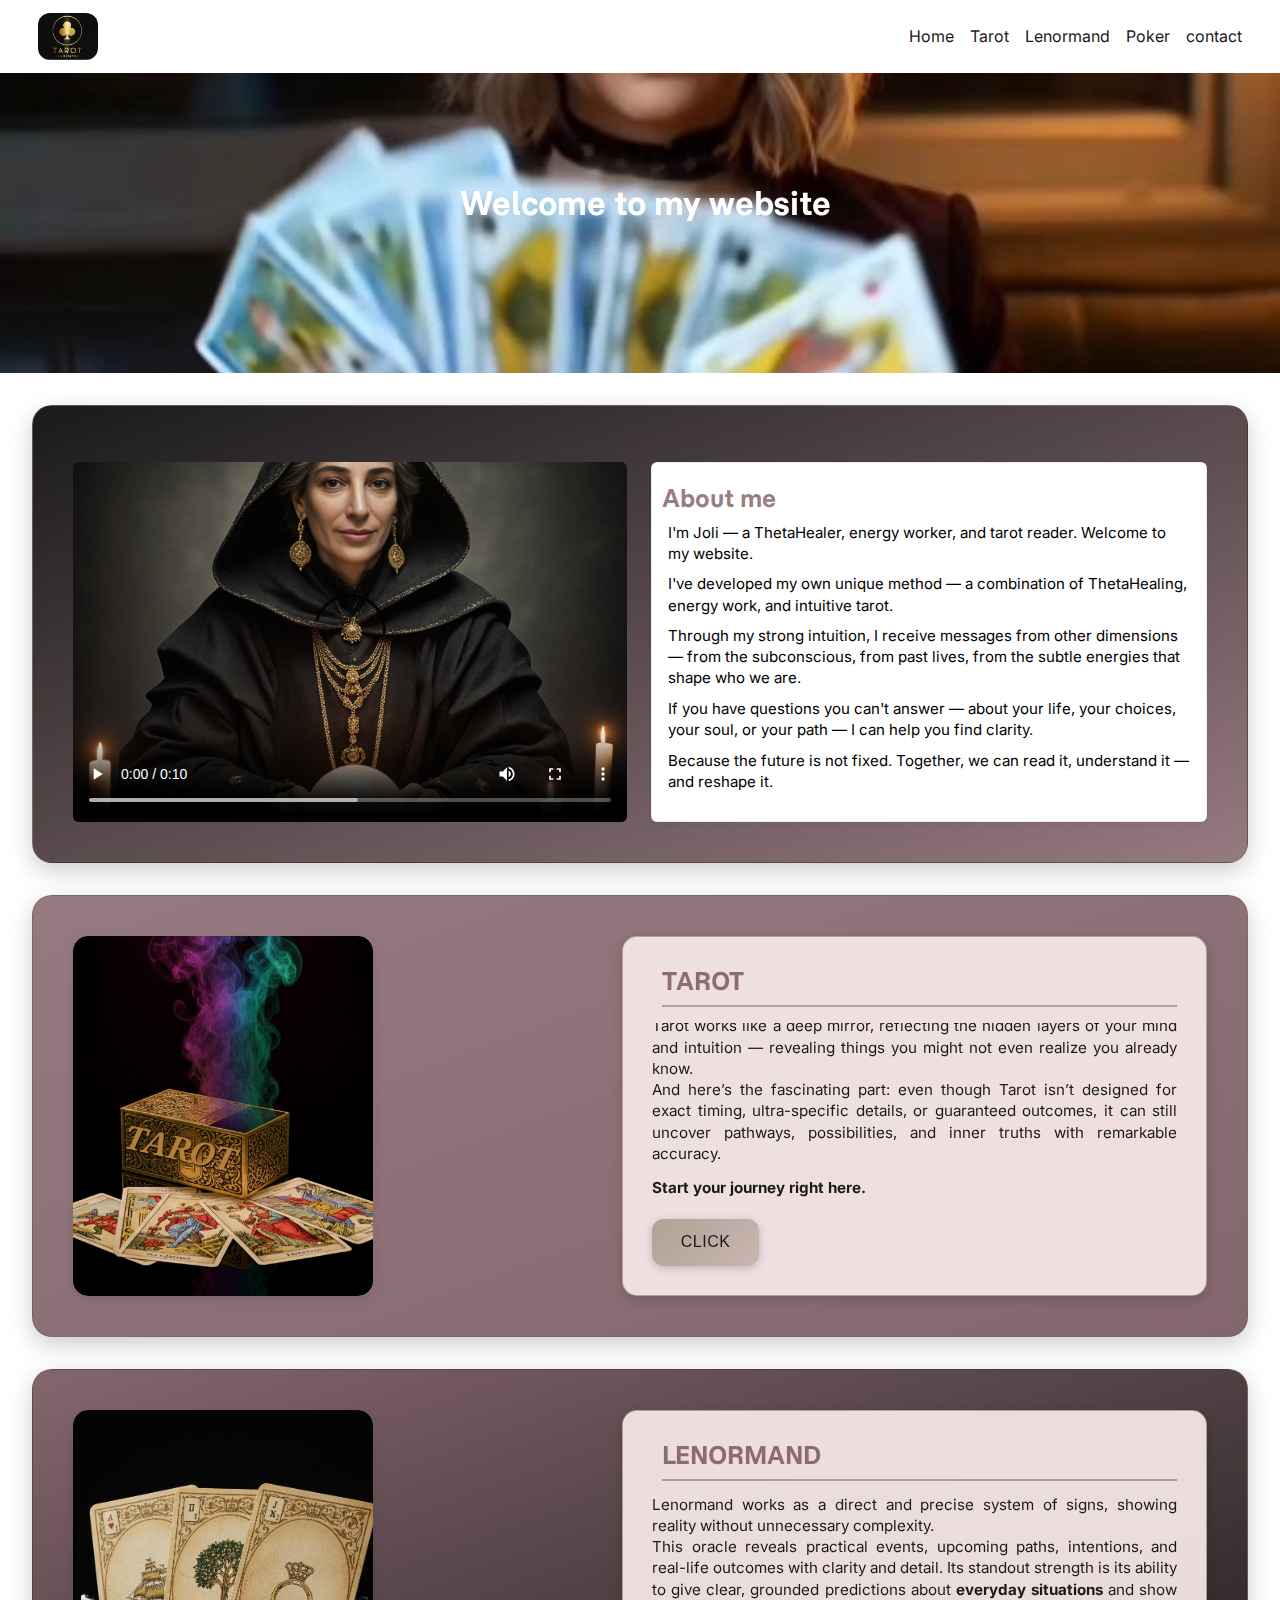
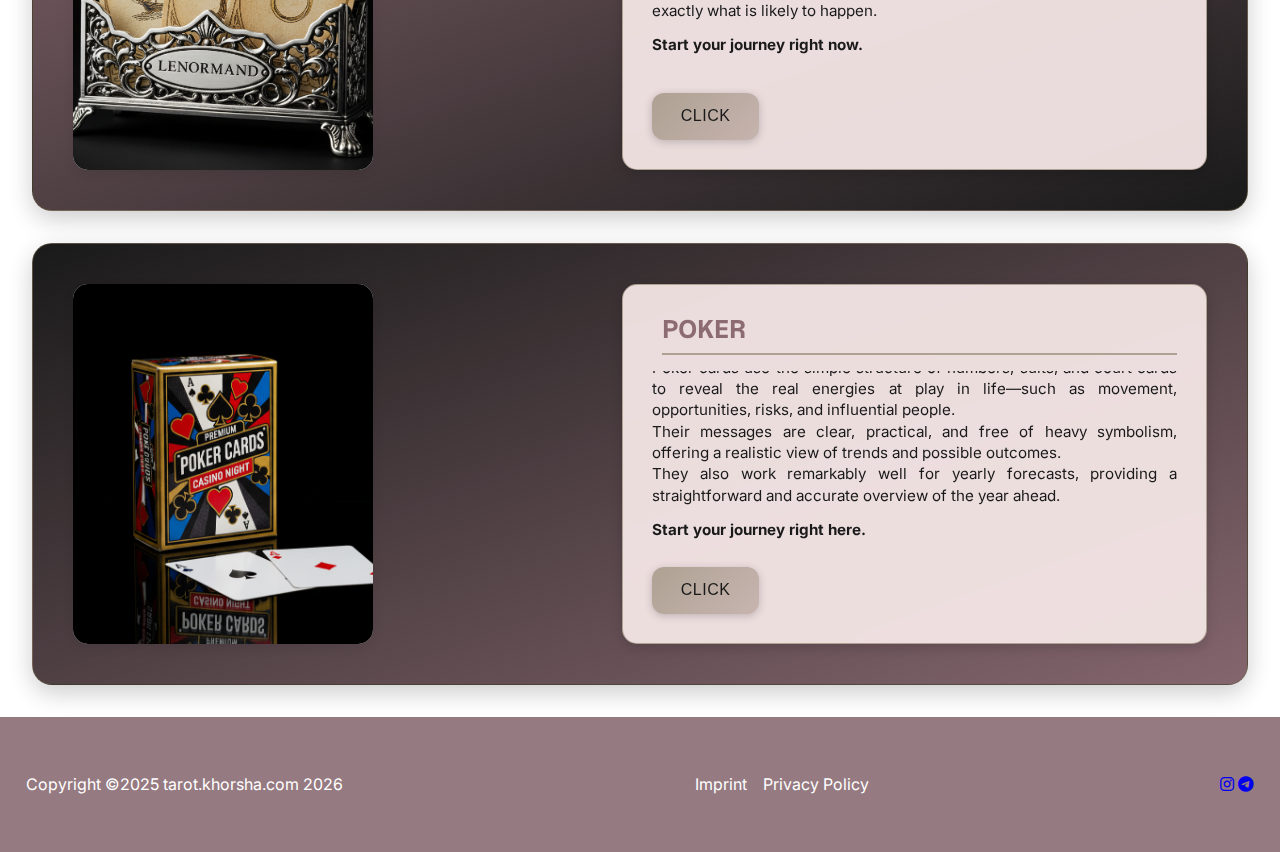
<file: index.html>
<!DOCTYPE html>
<html lang="En">
<head>
    <meta charset="UTF-8">
    <link rel="stylesheet" href="https://cdnjs.cloudflare.com/ajax/libs/font-awesome/6.5.0/css/all.min.css">

    <meta name="viewport" content="width=device-width, initial-scale=1.0">
    <!--    Einbinden von Google Font Schriftarten hier:-->
    <link href="https://fonts.googleapis.com/css2?family=Inter:ital,opsz,wght@0,14..32,100..900;1,14..32,100..900&family=Momo+Trust+Sans:wght@200..800&display=swap"
          rel="stylesheet">
    <!--    Stylesheet mit HTML verbinden-->
    <link rel="stylesheet" href="style.css">
    <title>TaroLenoKer</title>
</head>
<body>
<header>
    <nav class="main-navbar">
        <img id="logo" src="bilder/t.logo.jpg" alt="logo"/>
        <ul>
            <li><a href="/index.html">Home</a></li>
            <li><a href="/seiten/indexT.html">Tarot</a></li>
            <li><a href="/seiten/indexL.html">Lenormand</a></li>
            <li><a href="/seiten/indexP.html">Poker</a></li>
            <li><a href="/seiten/kontakt.html">contact</a></li>
        </ul>
    </nav>
    <div class="banner">
        <video id="banner-video" autoplay muted loop playsinline preload="auto" poster="bilder/bg-img.jpg">
            <source src="video/banner.mp4" type="video/mp4" class="banner-video-source">
            <!-- Optional: add WebM version for better quality/compression -->
            <source src="video/banner.webm" type="video/webm">
            Ihr Browser unterstützt dieses Video nicht.
        </video>
        <h1>Welcome to my website</h1>
    </div>
</header>

    <!--    Abschnitte deiner Startseite-->
    <section id="about-me" class="switch-bg-color section-grid">
    <div class="about-grid">
        <div class="about-media">
            <video id="about-video" controls playsinline preload="metadata" poster="bilder/PORT.jpg">
                <source src="video/about-video.mp4" type="video/mp4">
                Ihr Browser unterstützt dieses Video nicht.
            </video>
        </div>

        <div id="about-transcript" class="about-transcript">
            <h2>About me</h2>
            <div class="transcript-text">
                <p>I'm Joli — a ThetaHealer, energy worker, and tarot reader. Welcome to my website.</p>
                <p>I've developed my own unique method — a combination of ThetaHealing, energy work, and intuitive tarot.</p>
                <p>Through my strong intuition, I receive messages from other dimensions — from the subconscious, from past lives, from the subtle energies that shape who we are.</p>
                <p>If you have questions you can't answer — about your life, your choices, your soul, or your path — I can help you find clarity.</p>
                <p>Because the future is not fixed. Together, we can read it, understand it — and reshape it.</p>
            </div>
        </div>
    </div>
</section>

    <section class="switch-bg-color section-grid">
        <div class="section-media">
            <img src="bilder/abschnit1-foto.png" alt="Section One Image" 
            class="section-image">
        </div>
        <div class="section-content">
            <h2>TAROT</h2>
            <div class="content-text">
              <p>Tarot works like a deep mirror, reflecting the hidden layers of your mind and intuition — revealing things you might not even realize you already know. <br>And here’s the fascinating part: even though Tarot isn’t designed for exact timing, ultra-specific details, or guaranteed outcomes, it can still uncover pathways, possibilities, and inner truths with remarkable accuracy.</p>
              <p><b>Start your journey right here.</b></p>
            </div>
            <a href="/seiten/indexT.html"> 
            <button class="section-button">click</button>
            </a>
        </div>
    </section>
   
    <section class="switch-bg-color section-grid">
        <div class="section-media">
            <img src="bilder/anschnitt2-foto.png" alt="Section Two Image" class="section-image">
        </div>
        <div class="section-content">
            <h2>LENORMAND</h2>
            <div class="content-text">
                <p>Lenormand works as a direct and precise system of signs, showing reality without unnecessary complexity. 
                    <br>This oracle reveals practical events, upcoming paths, intentions, and real-life outcomes with clarity and detail. Its standout strength is its ability to give clear, grounded predictions about <b>everyday situations</b> and show exactly what is likely to happen.

                    <p><b>Start your journey right now.</b></p>
            </p>
            </div>
            <a href="/seiten/indexL.html">
            <button class="section-button">click</button>
            </a>
        </div>
    </section>
    <section class="section-grid">
        <div class="section-media">
            <img src="bilder/abschnit3-foto.png" alt="Section Three Image" class="section-image">
        </div>
        <div class="section-content">
            <h2>POKER</h2>
            <div class="content-text">
                
            <p>Poker cards use the simple structure of numbers, suits, and court cards to reveal the real energies at play in life—such as movement, opportunities, risks, and influential people. <br>Their messages are clear, practical, and free of heavy symbolism, offering a realistic view of trends and possible outcomes.

            <br>They also work remarkably well for yearly forecasts, providing a straightforward and accurate overview of the year ahead.</p>
            <p><b>Start your journey right here.</b></p>
        </p>
            </div>
            <a href="/seiten/indexP.html">
            <button class="section-button">click</button>
            </a>
        </div>
    </section>

<footer>
    <p>Copyright ©2025 tarot.khorsha.com
 <span id="current-year"></span></p>
    <nav class="footer-navbar">
        <ul>
            <li><a href="seiten/impressum.html">Imprint</a></li>
            <li><a href="/seiten/datenschutz.html">Privacy Policy</a></li>
        </ul>
    </nav>
    
    <div class="social-icons">
        <a href="https://instagram.com/tarooot42?igsh=MWx4aGNuYW5maXAxMw==" target="_blank">
            <i class="fab fa-instagram"></i>
        </a>

        <a href="https://t.me/Tarooot42" target="_blank">
            <i class="fab fa-telegram"></i>
        </a>
    </div>
</footer>
<script src="index.js"></script>
</body>
</html>
</file>
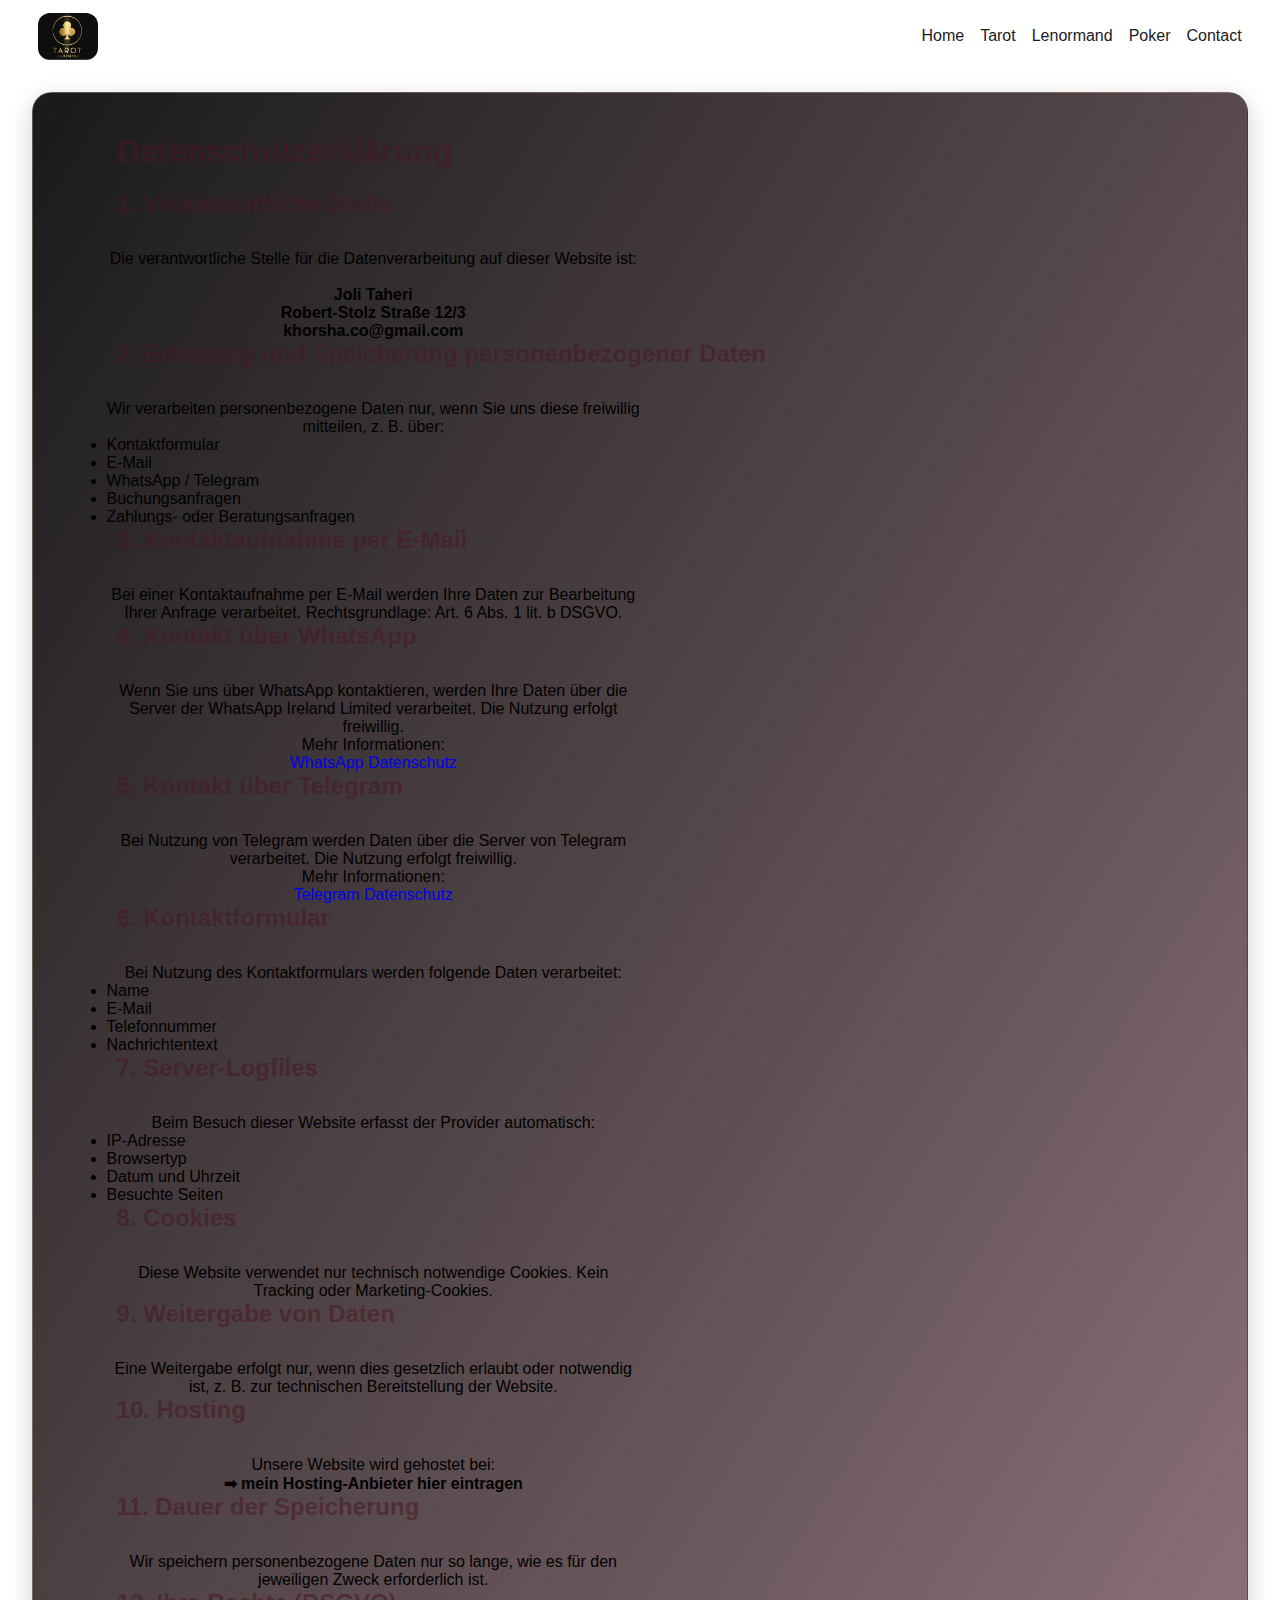
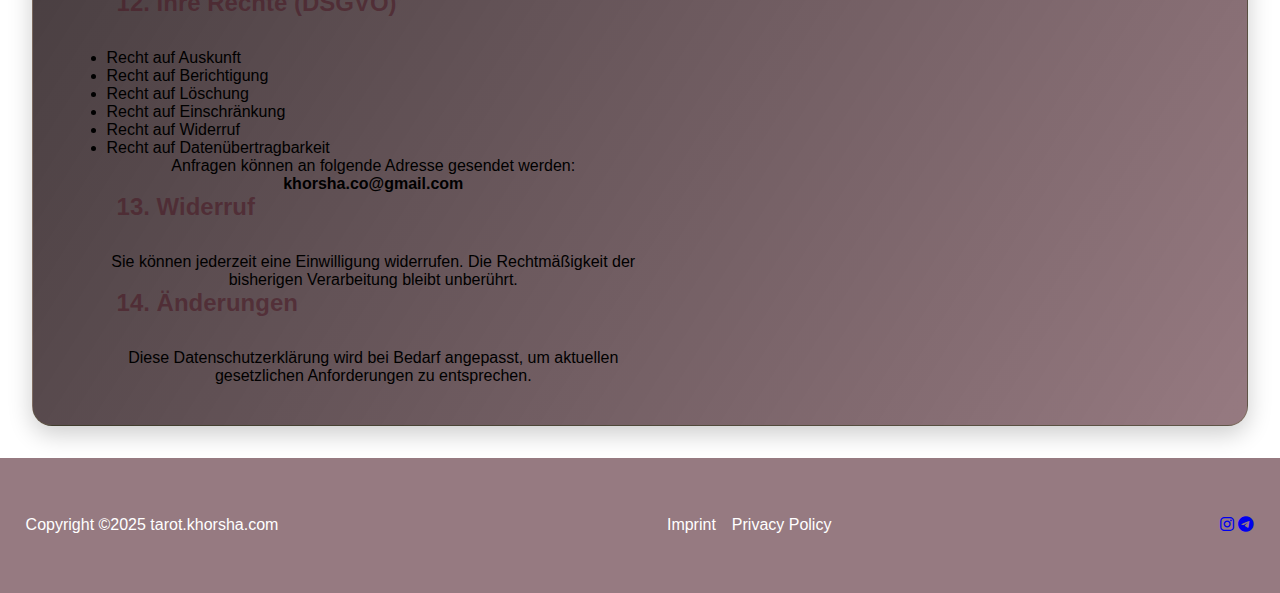
<file: seiten/datenschutz.html>
<!DOCTYPE html>
<html lang="de">
<head>
    <meta charset="UTF-8">
    <link rel="stylesheet" href="https://cdnjs.cloudflare.com/ajax/libs/font-awesome/6.5.0/css/all.min.css">

    <title>Privacy Policy</title>
    <link rel="stylesheet" href="/style.css"> <!-- اگر فایل استایل داری -->
    <style>
        .impressum-container {
            max-width: 800px;
            margin: 50px auto;
            padding: 20px 30px;
            background: #ffffff;
            border-radius: 12px;
            line-height: 1.7;
            font-size: 1rem;
            color: #333;
        }

        .impressum-container h1 {
            font-size: 2rem;
            margin-bottom: 20px;
            text-align: left;
        }

        .impressum-container h2 {
            margin-top: 30px;
            font-size: 1.3rem;
        }

        .impressum-container p {
            margin-bottom: 12px;
        }

        .impressum-container ul {
            margin-left: 20px;
            padding-left: 15px;
        }

        .impressum-container li {
            margin-bottom: 8px;
        }
    </style>
</head>
<body>

<header>
    <nav class="main-navbar">
        <img id="logo" src="/bilder/t.logo.jpg" alt="logo">
        <ul>
            <li><a href="/index.html">Home</a></li>
            <li><a href="/seiten/indexT.html">Tarot</a></li>
            <li><a href="/seiten/indexL.html">Lenormand</a></li>
            <li><a href="/seiten/indexP.html">Poker</a></li>
            <li><a href="/seiten/kontakt.html">Contact</a></li>
        </ul>
    </nav>
</header>

<section class="section-grid switch-bg-color">
    <div class="container">

        <h1 style="margin-bottom: 20px;">Datenschutzerklärung</h1>

        <div class="text-block">

            <h2>1. Verantwortliche Stelle</h2>
            <p>
                Die verantwortliche Stelle für die Datenverarbeitung auf dieser Website ist:
                <br><br>
                <strong>Joli Taheri</strong><br>
                <strong>Robert-Stolz Straße 12/3</strong><br>
                <strong>khorsha.co@gmail.com</strong>
            </p>

            <h2>2. Erhebung und Speicherung personenbezogener Daten</h2>
            <p>
                Wir verarbeiten personenbezogene Daten nur, wenn Sie uns diese freiwillig mitteilen, z. B. über:
            </p>
            <ul>
                <li>Kontaktformular</li>
                <li>E-Mail</li>
                <li>WhatsApp / Telegram</li>
                <li>Buchungsanfragen</li>
                <li>Zahlungs- oder Beratungsanfragen</li>
            </ul>

            <h2>3. Kontaktaufnahme per E-Mail</h2>
            <p>
                Bei einer Kontaktaufnahme per E-Mail werden Ihre Daten zur Bearbeitung Ihrer Anfrage verarbeitet.
                Rechtsgrundlage: Art. 6 Abs. 1 lit. b DSGVO.
            </p>

            <h2>4. Kontakt über WhatsApp</h2>
            <p>
                Wenn Sie uns über WhatsApp kontaktieren, werden Ihre Daten über die Server der WhatsApp Ireland
                Limited verarbeitet. Die Nutzung erfolgt freiwillig.
            </p>
            <p>
                Mehr Informationen:<br>
                <a href="https://www.whatsapp.com/legal/privacy-policy" target="_blank">WhatsApp Datenschutz</a>
            </p>

            <h2>5. Kontakt über Telegram</h2>
            <p>
                Bei Nutzung von Telegram werden Daten über die Server von Telegram verarbeitet.
                Die Nutzung erfolgt freiwillig.
            </p>
            <p>
                Mehr Informationen:<br>
                <a href="https://telegram.org/privacy" target="_blank">Telegram Datenschutz</a>
            </p>

            <h2>6. Kontaktformular</h2>
            <p>Bei Nutzung des Kontaktformulars werden folgende Daten verarbeitet:</p>
            <ul>
                <li>Name</li>
                <li>E-Mail</li>
                <li>Telefonnummer</li>
                <li>Nachrichtentext</li>
            </ul>

            <h2>7. Server-Logfiles</h2>
            <p>
                Beim Besuch dieser Website erfasst der Provider automatisch:
            </p>
            <ul>
                <li>IP-Adresse</li>
                <li>Browsertyp</li>
                <li>Datum und Uhrzeit</li>
                <li>Besuchte Seiten</li>
            </ul>

            <h2>8. Cookies</h2>
            <p>
                Diese Website verwendet nur technisch notwendige Cookies. Kein Tracking oder Marketing-Cookies.
            </p>

            <h2>9. Weitergabe von Daten</h2>
            <p>
                Eine Weitergabe erfolgt nur, wenn dies gesetzlich erlaubt oder notwendig ist, z. B. zur technischen
                Bereitstellung der Website.
            </p>

            <h2>10. Hosting</h2>
            <p>
                Unsere Website wird gehostet bei:<br>
                <strong>➡ mein Hosting-Anbieter hier eintragen</strong>
            </p>

            <h2>11. Dauer der Speicherung</h2>
            <p>
                Wir speichern personenbezogene Daten nur so lange, wie es für den jeweiligen Zweck erforderlich ist.
            </p>

            <h2>12. Ihre Rechte (DSGVO)</h2>
            <ul>
                <li>Recht auf Auskunft</li>
                <li>Recht auf Berichtigung</li>
                <li>Recht auf Löschung</li>
                <li>Recht auf Einschränkung</li>
                <li>Recht auf Widerruf</li>
                <li>Recht auf Datenübertragbarkeit</li>
            </ul>

            <p>Anfragen können an folgende Adresse gesendet werden:</p>
            <p><strong>khorsha.co@gmail.com</strong></p>

            <h2>13. Widerruf</h2>
            <p>
                Sie können jederzeit eine Einwilligung widerrufen. Die Rechtmäßigkeit der bisherigen Verarbeitung bleibt unberührt.
            </p>

            <h2>14. Änderungen</h2>
            <p>
                Diese Datenschutzerklärung wird bei Bedarf angepasst, um aktuellen gesetzlichen Anforderungen zu entsprechen.
            </p>

        </div>
    </div>
</section>

<footer>
    <p>Copyright ©2025 tarot.khorsha.com
 <span id="current-year"></span></p>
    <nav class="footer-navbar">
        <ul>
            <li><a href="/seiten/impressum.html">Imprint</a></li>
            <li><a href="/seiten/datenschutz.html">Privacy Policy</a></li>
        </ul>
    </nav>
    
    <div class="social-icons">
        <a href="https://instagram.com/YourPage" target="_blank">
            <i class="fab fa-instagram"></i>
        </a>

        <a href="https://t.me/YourTelegram" target="_blank">
            <i class="fab fa-telegram"></i>
        </a>
    </div>
</footer>

</body>
</html>
</file>
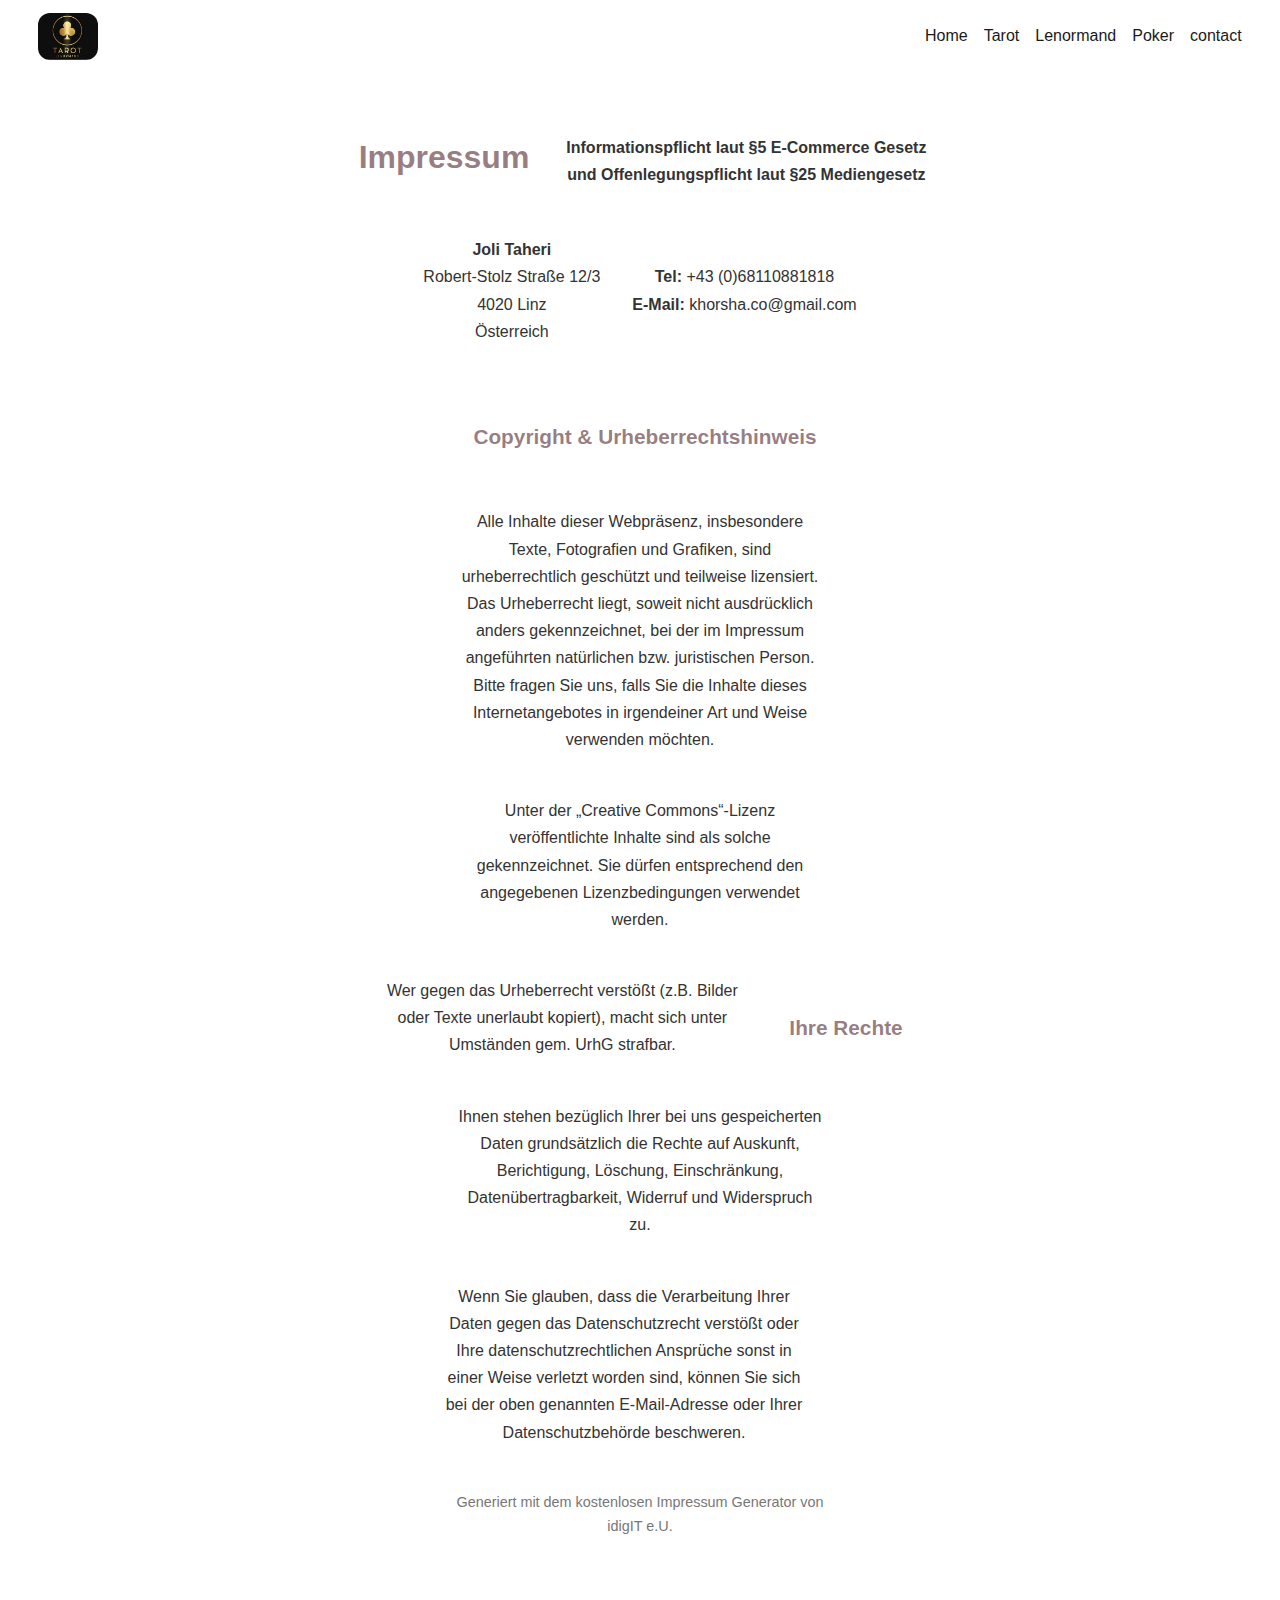
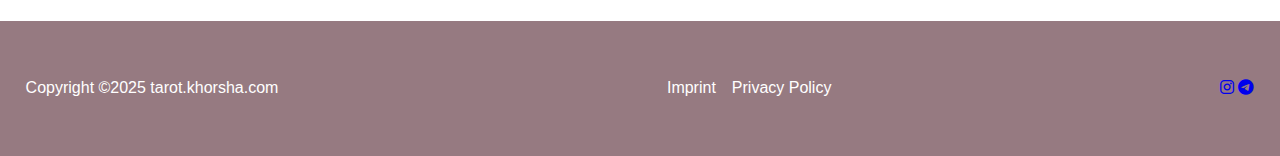
<file: seiten/impressum.html>
<!DOCTYPE html>
<html lang="de">
<head>
    <meta charset="UTF-8">
    <link rel="stylesheet" href="https://cdnjs.cloudflare.com/ajax/libs/font-awesome/6.5.0/css/all.min.css">

    <title>Imprint</title>
    <link rel="stylesheet" href="/style.css"> <!-- اگر فایل استایل داری -->
    <style>
        .impressum-container {
            max-width: 800px;
            margin: 50px auto;
            padding: 20px 30px;
            background: #ffffff;
            border-radius: 12px;
            line-height: 1.7;
            font-size: 1rem;
            color: #333;
        }

        .impressum-container h1 {
            font-size: 2rem;
            margin-bottom: 20px;
            text-align: left;
        }

        .impressum-container h2 {
            margin-top: 30px;
            font-size: 1.3rem;
        }

        .impressum-container p {
            margin-bottom: 12px;
        }

        .impressum-container ul {
            margin-left: 20px;
            padding-left: 15px;
        }

        .impressum-container li {
            margin-bottom: 8px;
        }
    </style>
</head>

<body>
    <header>
    <nav class="main-navbar">
        <img id="logo" src="/bilder/t.logo.jpg" alt="logo"/>
        <ul>
            <li><a href="../index.html">Home</a></li>
            <li><a href="/seiten/indexT.html">Tarot</a></li>
            <li><a href="/seiten/indexL.html">Lenormand</a></li>
            <li><a href="/seiten/indexP.html">Poker</a></li>
            <li><a href="/seiten/kontakt.html">contact</a></li>
        </ul>
    </nav>
</header>
    <section class="impressum-container">

        <h1>Impressum</h1>

        <p><strong>Informationspflicht laut §5 E-Commerce Gesetz und Offenlegungspflicht laut §25 Mediengesetz</strong></p>

        <p><strong>Joli Taheri</strong><br>
        Robert-Stolz Straße 12/3<br>
        4020 Linz<br>
        Österreich</p>

        <p><strong>Tel:</strong> +43 (0)68110881818<br>
        <strong>E-Mail:</strong> khorsha.co@gmail.com</p>

        <h2>Copyright & Urheberrechtshinweis</h2>
        <p>
            Alle Inhalte dieser Webpräsenz, insbesondere Texte, Fotografien und Grafiken, sind urheberrechtlich geschützt 
            und teilweise lizensiert. Das Urheberrecht liegt, soweit nicht ausdrücklich anders gekennzeichnet, bei der im 
            Impressum angeführten natürlichen bzw. juristischen Person. Bitte fragen Sie uns, falls Sie die Inhalte dieses 
            Internetangebotes in irgendeiner Art und Weise verwenden möchten.
        </p>

        <p>
            Unter der „Creative Commons“-Lizenz veröffentlichte Inhalte sind als solche gekennzeichnet. Sie dürfen entsprechend 
            den angegebenen Lizenzbedingungen verwendet werden.
        </p>

        <p>
            Wer gegen das Urheberrecht verstößt (z.B. Bilder oder Texte unerlaubt kopiert), macht sich unter Umständen gem. UrhG strafbar.
        </p>

        <h2>Ihre Rechte</h2>
        <p>
            Ihnen stehen bezüglich Ihrer bei uns gespeicherten Daten grundsätzlich die Rechte auf Auskunft, Berichtigung, Löschung, 
            Einschränkung, Datenübertragbarkeit, Widerruf und Widerspruch zu.
        </p>

        <p>
            Wenn Sie glauben, dass die Verarbeitung Ihrer Daten gegen das Datenschutzrecht verstößt oder Ihre datenschutzrechtlichen 
            Ansprüche sonst in einer Weise verletzt worden sind, können Sie sich bei der oben genannten E-Mail-Adresse oder Ihrer 
            Datenschutzbehörde beschweren.
        </p>

        <br>

        <p style="font-size:0.9rem; color:#777;">
            Generiert mit dem kostenlosen Impressum Generator von idigIT e.U.
        </p>

    </section>
</body>
<footer>
    <p>Copyright ©2025 tarot.khorsha.com
 <span id="current-year"></span></p>
    <nav class="footer-navbar">
        <ul>
            <li><a href="impressum.html">Imprint</a></li>
            <li><a href="/seiten/datenschutz.html">Privacy Policy</a></li>
        </ul>
    </nav>
    
    <div class="social-icons">
        <a href="https://instagram.com/YourPage" target="_blank">
            <i class="fab fa-instagram"></i>
        </a>

        <a href="https://t.me/YourTelegram" target="_blank">
            <i class="fab fa-telegram"></i>
        </a>
    </div>
</footer>
</html>
</file>
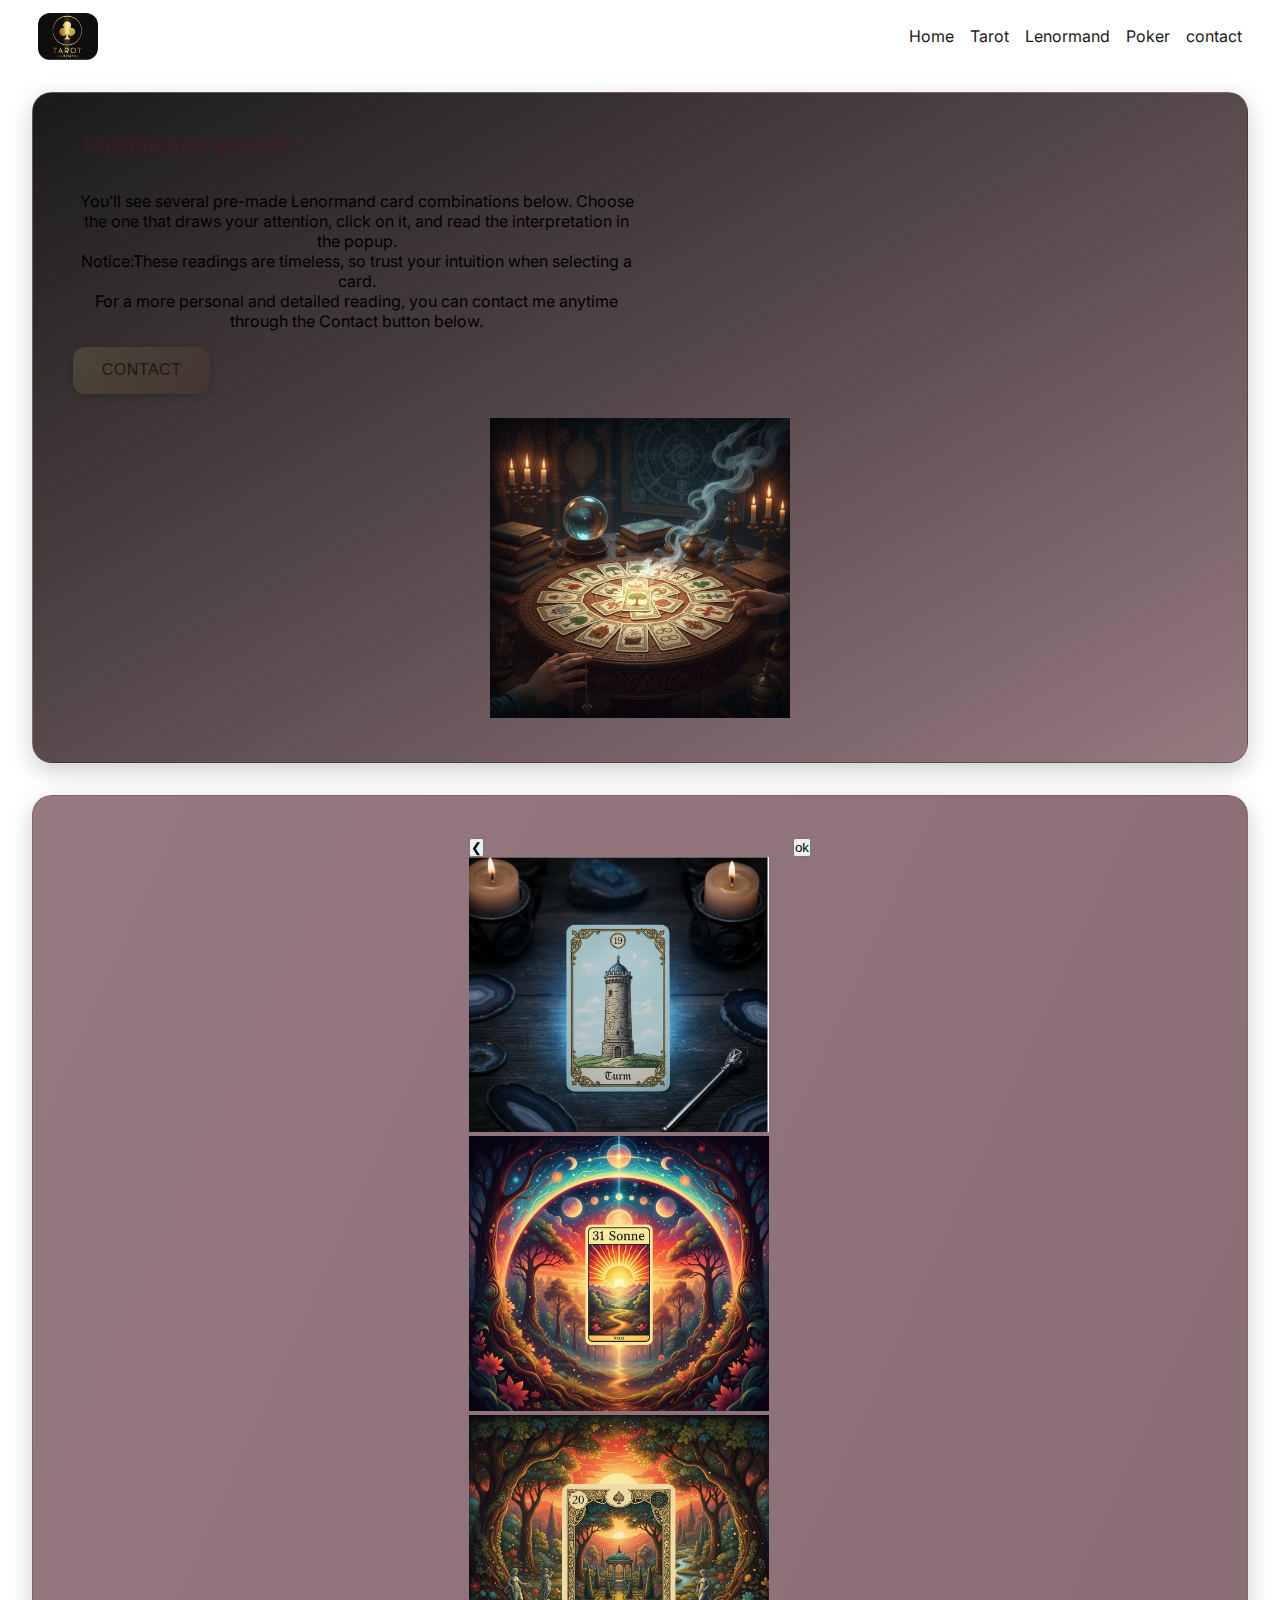
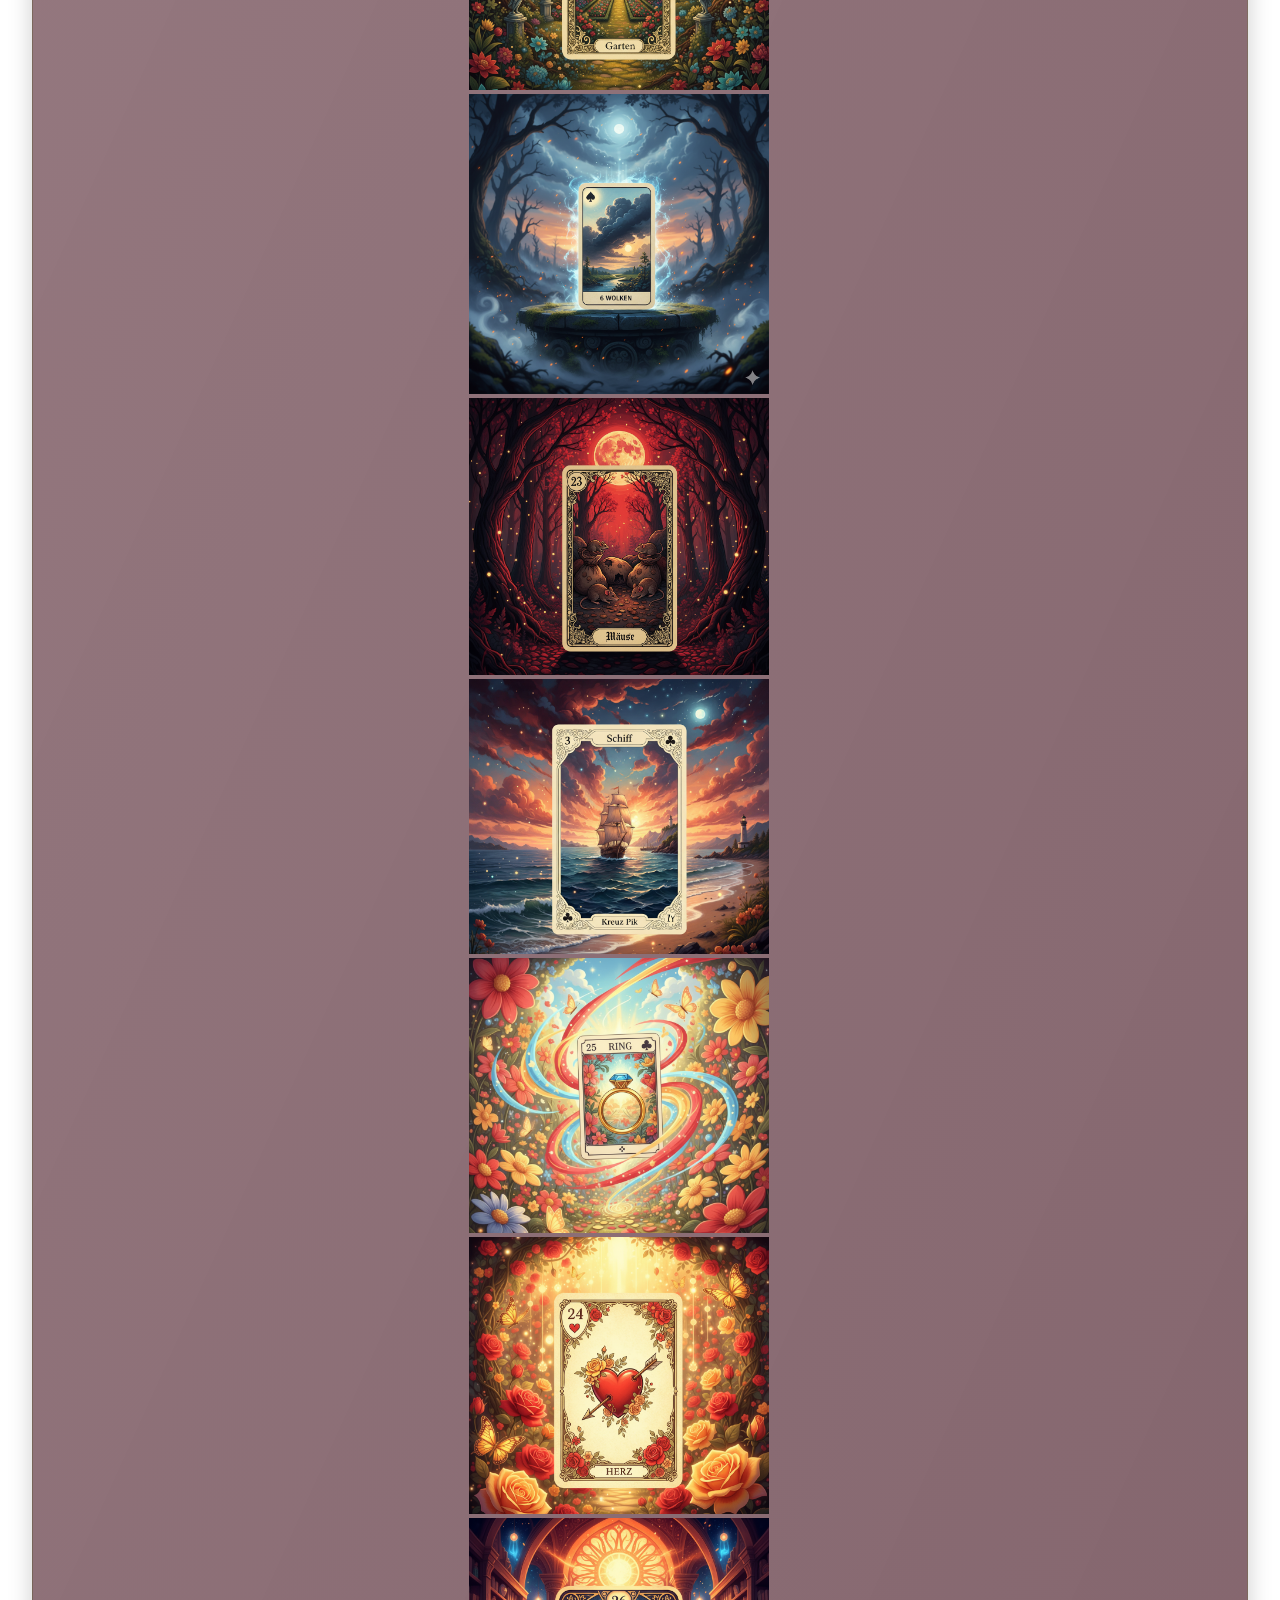
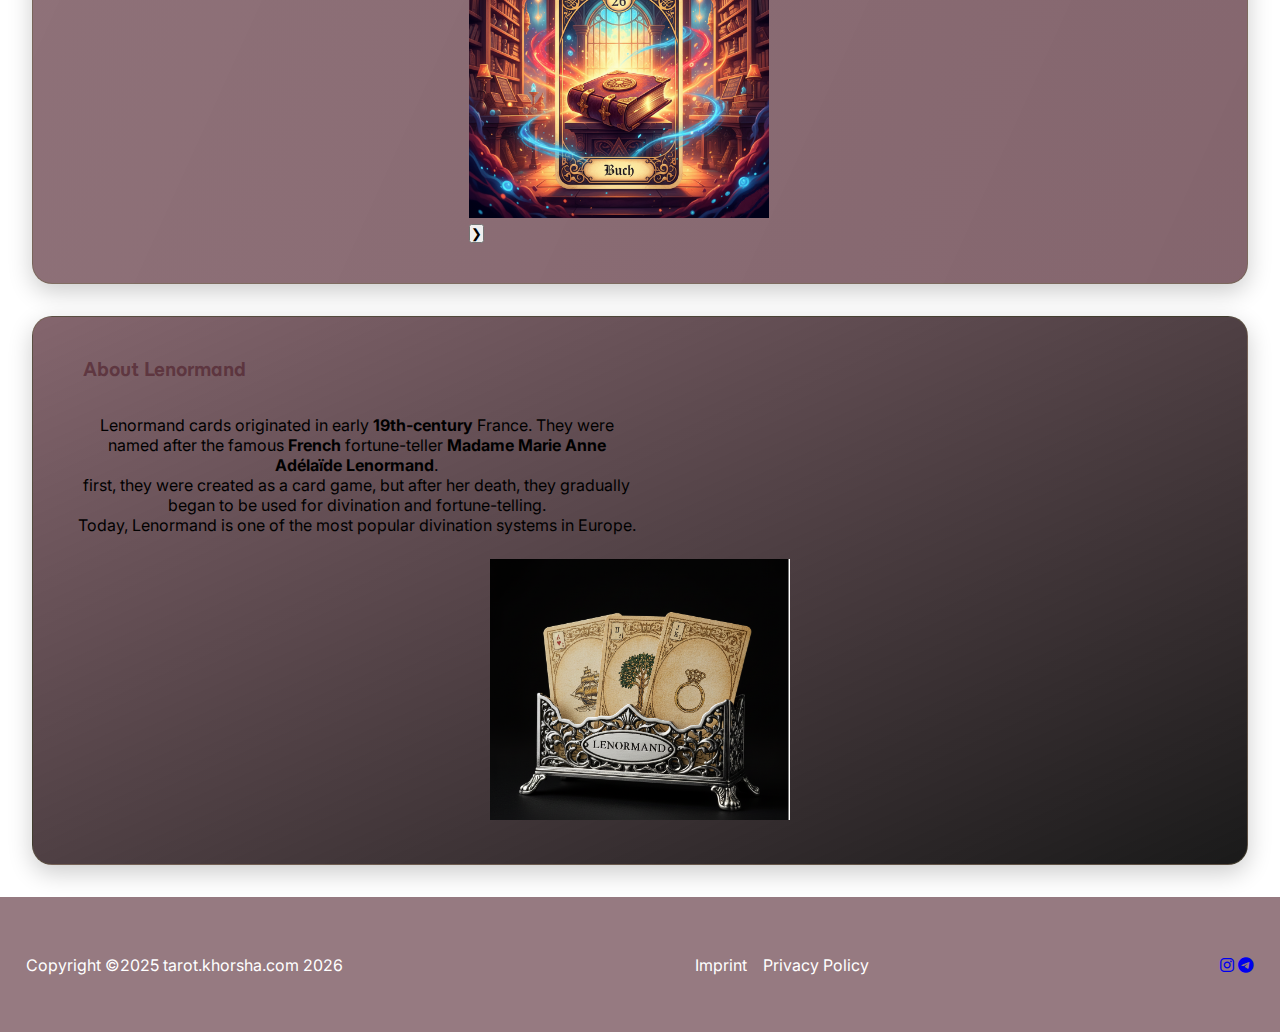
<file: seiten/indexL.html>
<!DOCTYPE html>
<html lang="En">
<head>
         <meta charset="UTF-8">
         <link rel="stylesheet" href="https://cdnjs.cloudflare.com/ajax/libs/font-awesome/6.5.0/css/all.min.css">

    <meta name="viewport" content="width=device-width, initial-scale=1.0">
    <!--    Einbinden von Google Font Schriftarten hier:-->
    <link href="https://fonts.googleapis.com/css2?family=Inter:ital,opsz,wght@0,14..32,100..900;1,14..32,100..900&family=Momo+Trust+Sans:wght@200..800&display=swap"
          rel="stylesheet">
    <!--    Stylesheet mit HTML verbinden-->
    <link rel="stylesheet" href="/style.css">
    <title>Lenormand</title>
</head>
<body>
<header>
    <nav class="main-navbar">
        <img id="logo" src="../bilder/t.logo.jpg" alt="logo"/>
        <ul>
            <li><a href="/index.html">Home</a></li>
            <li><a href="/seiten/indexT.html">Tarot</a></li>
            <li><a href="/seiten/indexL.html">Lenormand</a></li>
            <li><a href="/seiten/indexP.html">Poker</a></li>
            <li><a href="/seiten/kontakt.html">contact</a></li>
        </ul>
    </nav>
<section class="section-grid">
    <div class="contact-wrapper">

        <div class="contact-text">
            <h3>LENORMAND GALLERY</h3>
            <p>You’ll see several pre-made Lenormand card combinations below. Choose the one that draws your attention, click on it, and read the interpretation in the popup.</p>
            <p> Notice:These readings are timeless, so trust your intuition when selecting a card.</p>

           <p>For a more personal and detailed reading, you can contact me anytime through the Contact button below.</p>
        </div>
        <a href="kontakt.html">
        <button class="section-button">Contact</button>   
        </a> 
      
      </div>

        <div class="contact-image">
    <img class="contact-img-unique" src="/bilder/meLeno.png" alt="contact image">
</div>
        </section>


<section class="switch-bg-color section-grid">
<div class="carousel-wrapper">
  <button class="btn left" id="btn-left">&#10094;</button>
    <div class="carousel" id="carousel">
  

      
      <div class="card"data-text= "(Tower • Lady • Snake)****A breakdown or disruption is approaching in your life — or perhaps it has already happened. If you wish to know the reason, the cause of this collapse is a woman whose threatening presence has destroyed your stable and secure situation. The damage and turmoil you are experiencing stem from a form of hostility, a betrayal that strikes like the bite of a snake. Some of your friendships will be lost in this process, and unfortunately, this is something unavoidable.">

      <img src="../bilder/L1.png" alt="photo1">
      </div>

      <div class="card" data-text=" (Sun • Whip • Fish)
      This combination shows productive tension leading to success.This reading shows success accompanied by complications and various challenges. Despite your achievements—especially in financial matters—you will be forced to resolve many issues that can mostly be managed through communication and careful conversation. Some people may intentionally try to harm your work, reducing part of your comfort and accomplishments. However, this will not affect the overall success of the path you are on; it will only bring temporary pain and inconvenience">
        <img src="/bilder/L2.png" alt="photo2">
      </div>
      <div class="card" data-text="(Garden • Scythe • Key)****In social situations and gatherings of any kind—whether professional, friendly, or recreational—you will suddenly reach a conclusion or realization and take an action that becomes the key to solving your problem. So consider these opportunities valuable and make sure to participate in such gatherings, because through them, doors will open for you—doors you have long been seeking.">
        <img src="/bilder/L3.png" alt="photo3">
      </div>
      <div class="card" data-text="(Clouds • Fish • Tower)****Be careful — the clouds are covering the truth. The core of the situation is not clear. This ambiguity could be related to your emotional life or your work. But if you don’t clarify things soon and remove the uncertainties for yourself and your partner, you may lose the job or the emotional relationship altogether.">
        <img src="/bilder/L4.png" alt="photo4">
      </div>
      <div class="card" data-text="(House • Mice • Stork)****In your home environment—or under any roof where you spend your time—there are problems you may not even be aware of. They are eating away at your resources like mice, quietly damaging your investments and efforts bit by bit. It’s better to address these small issues, the ones you don’t consider important at all. In reality, taking care of these minor troubles and clearing these small obstacles will open the path to your success. Rest assured.">
        <img src= "/bilder/L5.png" alt="photo5">
      </div>
      <div class="card" data-text="(Ship • Cross • Star)I see a journey ahead of you. This could be a literal trip or an inner journey through your emotional struggles. If you are planning an actual trip, it will be very fortunate for you—it will heal your exhaustion and mental pressure. After this journey, you will find your path, because a guide has been sent to you. This guide will reveal themselves once you’ve attained peace from your inner burdens.In any case—whether it’s a real journey or an internal one—it serves as the beginning of healing and discovering your true direction.">
        <img src= "/bilder/L6.png" alt="photo5">
      </div>
      <div class="card" data-text="(Ring • Flower • Bird)****A bond or emotional partnership—such as an engagement, marriage, or even a business collaboration—is a very fortunate development. It is predicted to bring joy and success. The sense of connection and togetherness within this emotional or professional partnership will grow strong and will work in your favor.

It’s best to focus your energy on this strength—the supportive community and the deep connection within it—and use this unity to navigate any events that arise. The connections you build within this shared space are highly effective and are the key to your success.">
        <img src= "/bilder/L7.png" alt="photo5">
      </div>
      <div class="card" data-text="(Heart • Anchor • Moon)****You will soon reach the intention you’ve set, and a sense of inner peace will follow. The issue that currently occupies your mind is more of an internal feeling than an external problem—an inner sense of insecurity and fragility in your situation. Many things seem mysterious to you right now, making it hard to stay optimistic.You need to uncover the root of these uncertainties and emotions so that your heart—and your emotional relationships—can return to a place of safety and calm.">
        <img src= "/bilder/L8.png" alt="photo5">
      </div>
      <div class="card" data-text="(Book • Sun • Moon)****Your destiny is still like a closed book—one whose contents you have yet to discover. Great successes await you, and they will bring significant changes to your life. From time to time, the direction of your path will completely shift, just like the turning of the Moon around the Earth. Success will follow hardship, and new challenges will arise after each victory. You will experience the cycle of the Sun and the Moon repeating throughout your life.">
        <img src= "/bilder/L9.png" alt="photo5">
      </div>
    </div>
      <button class="btn right" id="btn-right">&#10095;</button>

    </div>


  <!-- پاپ‌آپ -->
  <div class="modal" id="popup">
    <div class="modal-content">
      <p id="popup-text"></p>
      <button id="close-btn">ok</button>
    </div>
  </div>
  </section>

  <section class="section-grid">
    <div class="contact-wrapper">

        <div class="contact-text">
            <h3>About Lenormand</h3>
               <p>Lenormand cards originated in early <b>19th-century</b> France.
                They were named after the famous <b>French</b> fortune-teller <b>Madame Marie Anne Adélaïde Lenormand</b>.
                <br> first, they were created as a card game, but after her death, they gradually began to be used for divination and fortune-telling.
                <br>Today, Lenormand is one of the most popular divination systems in Europe.
            </p>
              
        </div>
       
      </div>

        <div class="contact-image">
    <img class="contact-img-unique" src="../bilder/anschnitt2-foto.png" alt="contact image">
        </div>
        </section>
<footer>
    <p>Copyright ©2025 tarot.khorsha.com
 <span id="current-year"></span></p>
    <nav class="footer-navbar">
        <ul>
            <li><a href="seiten/impressum.html">Imprint</a></li>
            <li><a href="/seiten/datenschutz.html">Privacy Policy</a></li>
        </ul>
    </nav>
    
    <div class="social-icons">
        <a href="https://instagram.com/YourPage" target="_blank">
            <i class="fab fa-instagram"></i>
        </a>

        <a href="https://t.me/YourTelegram" target="_blank">
            <i class="fab fa-telegram"></i>
        </a>
    </div>
</footer>
<script src="/index.js"></script>
</body>
</html>
</file>
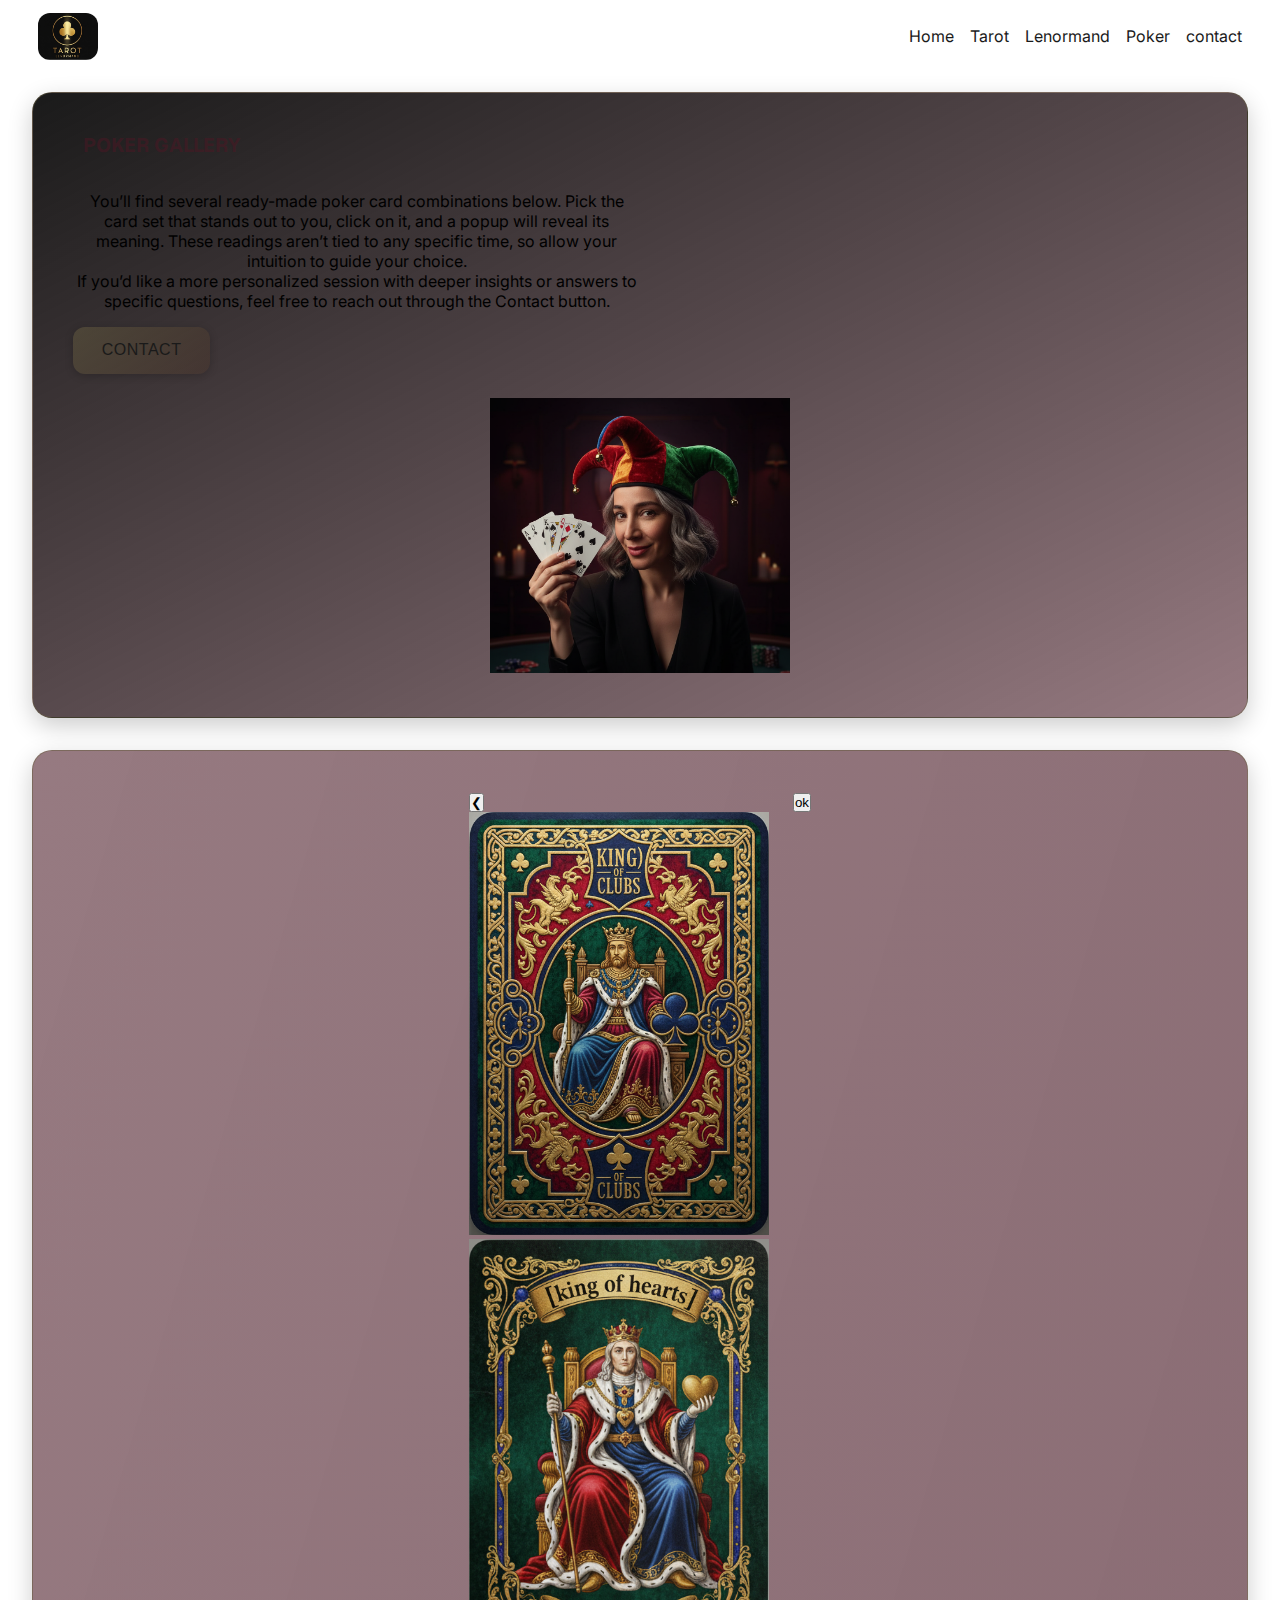
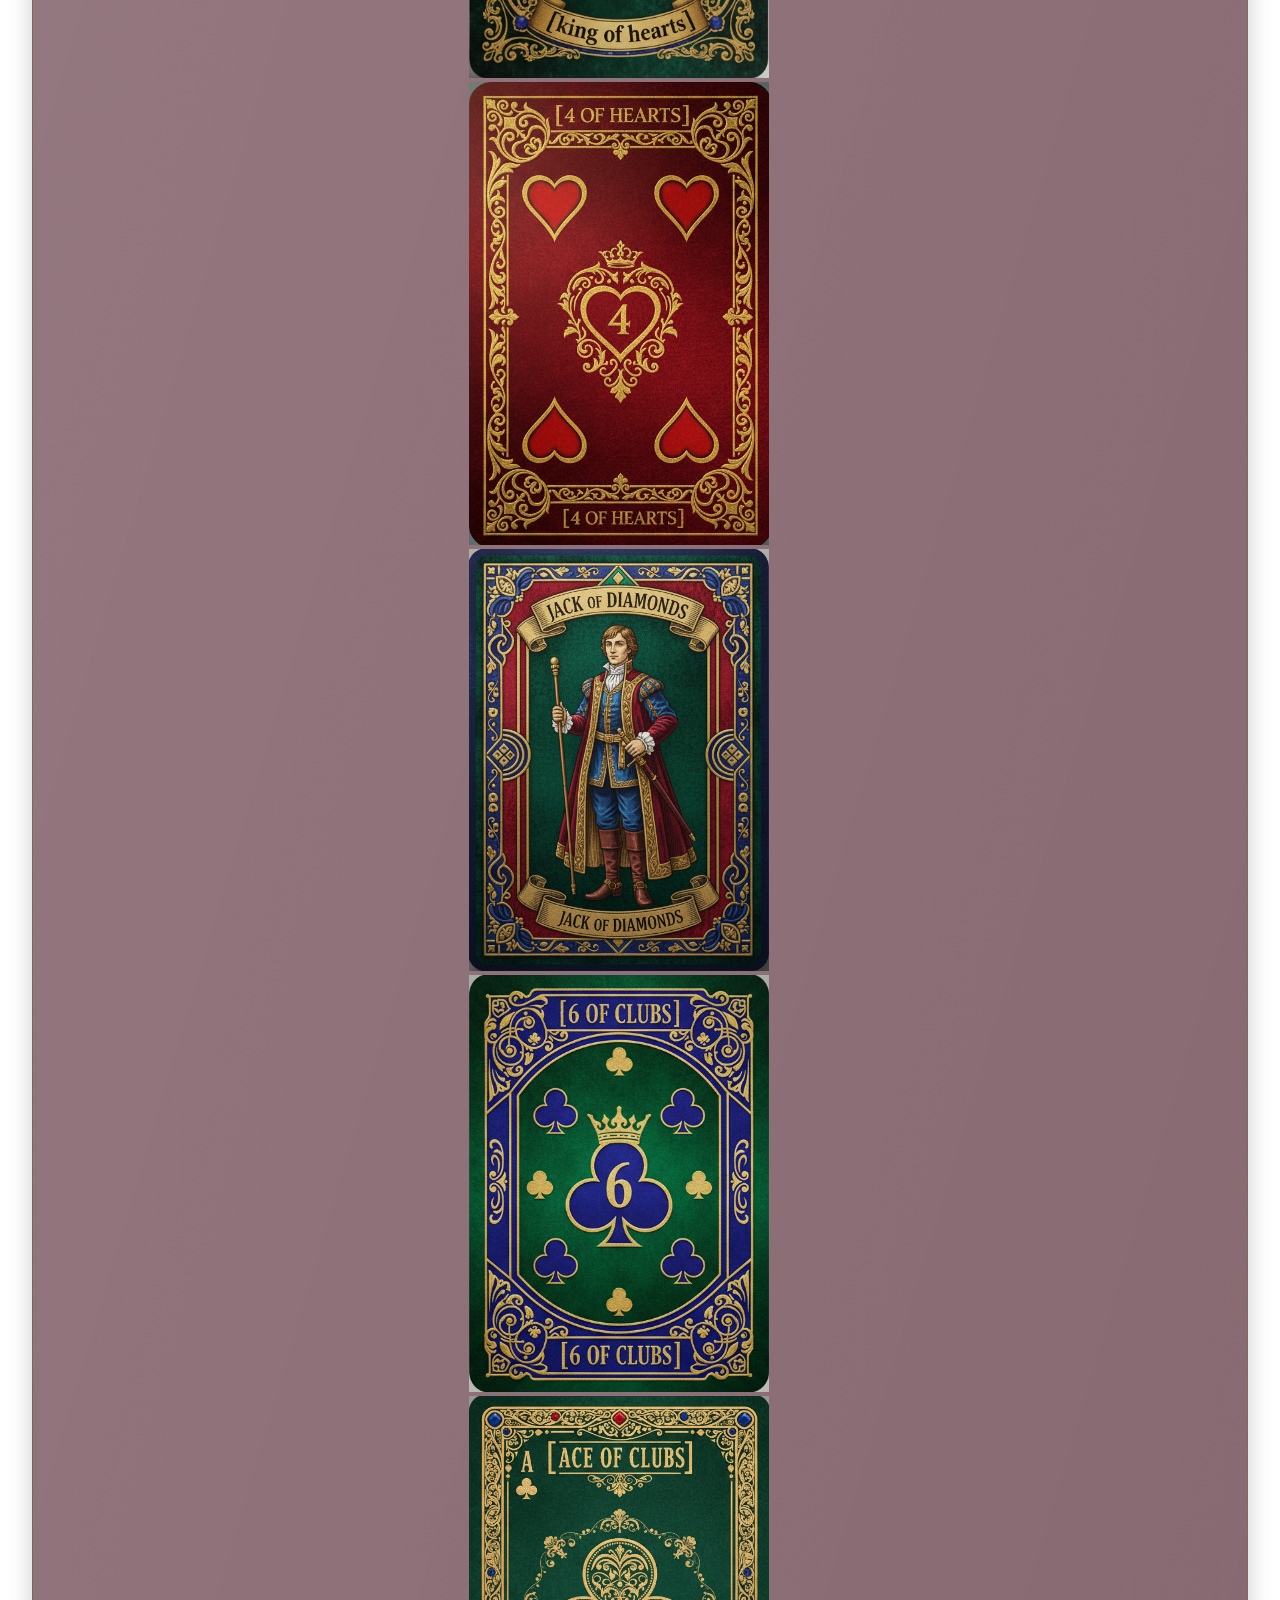
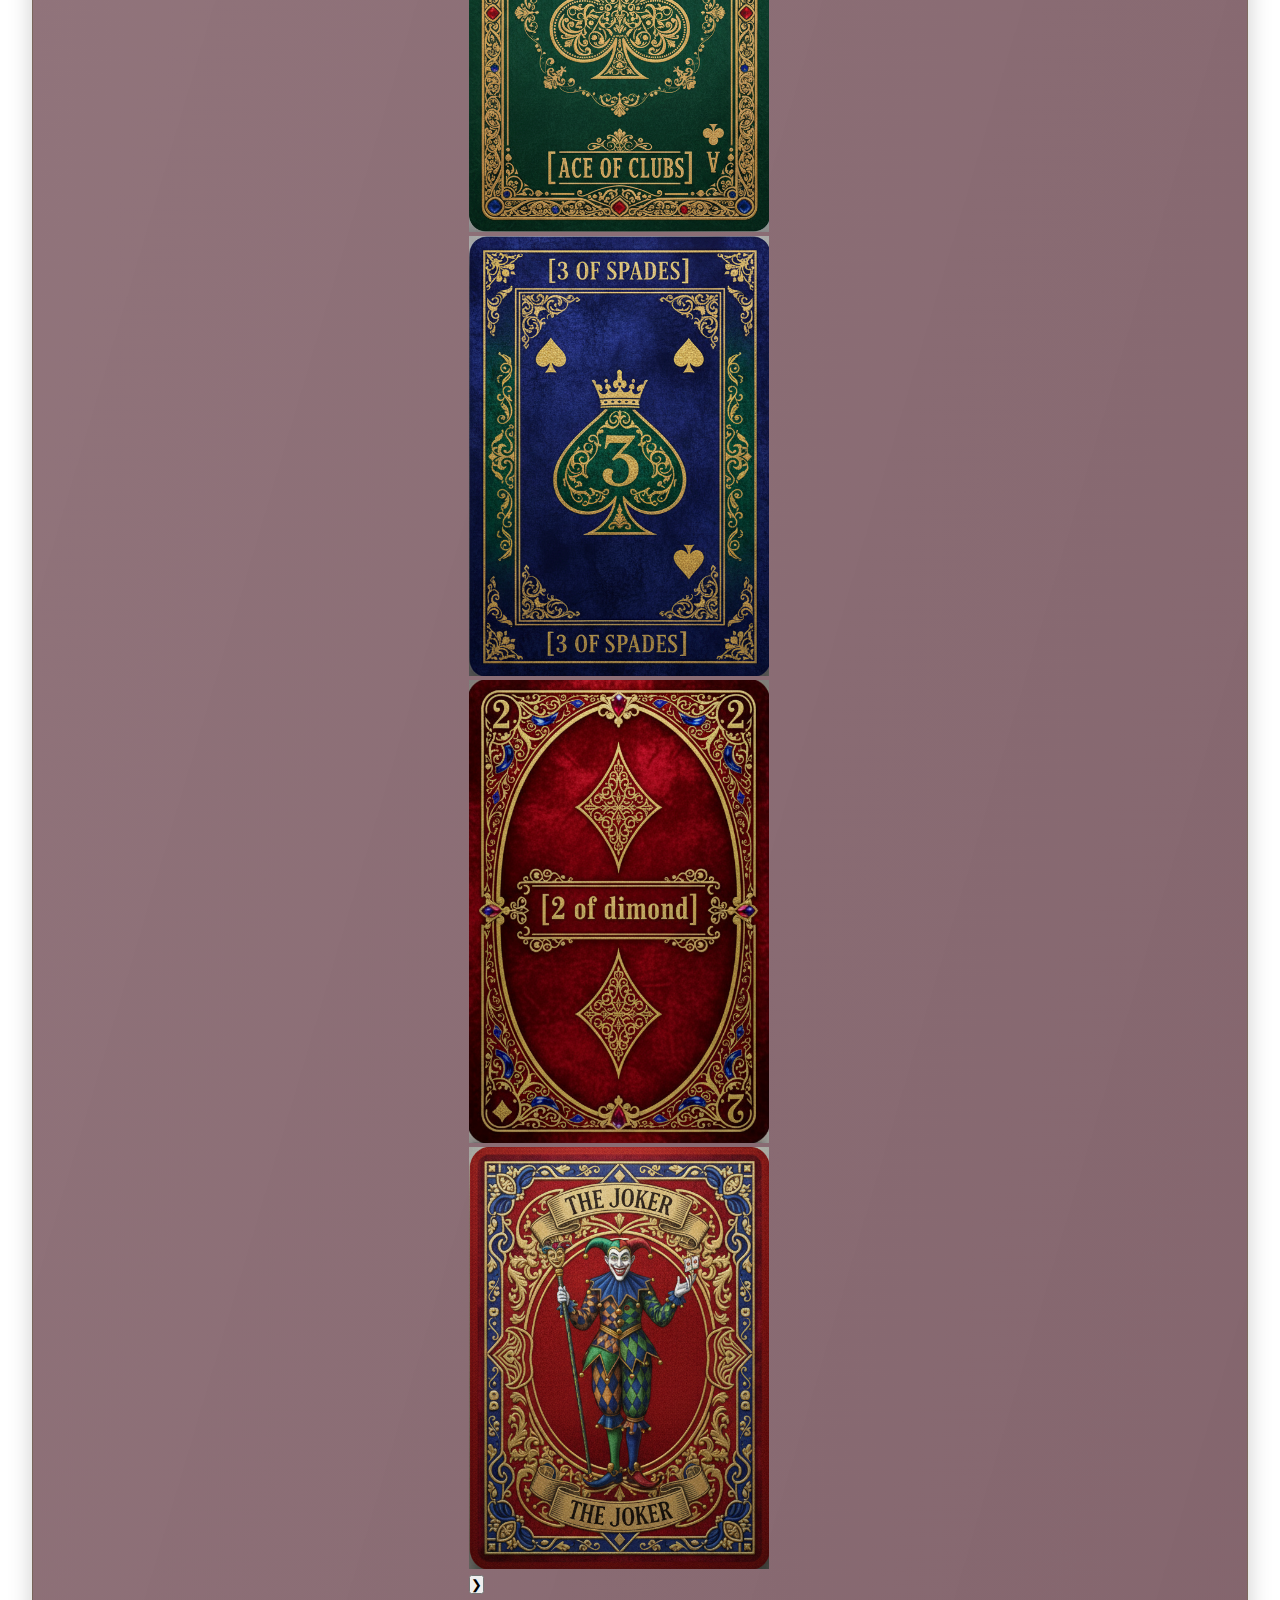
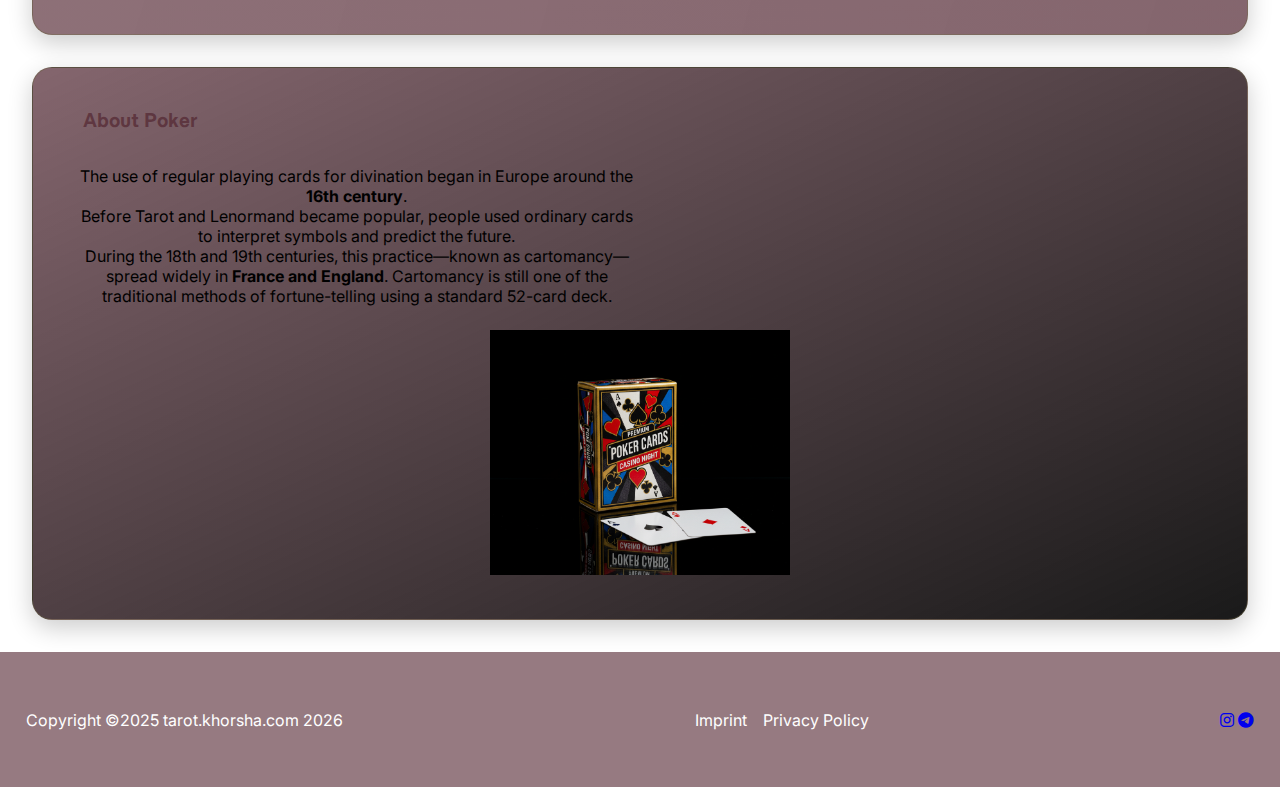
<file: seiten/indexP.html>
<!DOCTYPE html>
<html lang="En">
<head>
    <meta charset="UTF-8">
    <link rel="stylesheet" href="https://cdnjs.cloudflare.com/ajax/libs/font-awesome/6.5.0/css/all.min.css">

    <meta name="viewport" content="width=device-width, initial-scale=1.0">
    <!--    Einbinden von Google Font Schriftarten hier:-->
    <link href="https://fonts.googleapis.com/css2?family=Inter:ital,opsz,wght@0,14..32,100..900;1,14..32,100..900&family=Momo+Trust+Sans:wght@200..800&display=swap"
          rel="stylesheet">
    <!--    Stylesheet mit HTML verbinden-->
    <link rel="stylesheet" href="/style.css">
    <title>Poker</title>
</head>
<body>
<header>
    <nav class="main-navbar">
        <img id="logo" src="/bilder/t.logo.jpg" alt="logo"/>
        <ul>
            <li><a href="/index.html">Home</a></li>
            <li><a href="/seiten/indexT.html">Tarot</a></li>
            <li><a href="/seiten/indexL.html">Lenormand</a></li>
            <li><a href="/seiten/indexP.html">Poker</a></li>
            <li><a href="/seiten/kontakt.html">contact</a></li>
        </ul>
    </nav>
</header>
<section class="section-grid">
    <div class="contact-wrapper">

        <div class="contact-text">
            <h3>POKER GALLERY</h3>
            <p>You’ll find several ready-made poker card combinations below. Pick the card set that stands out to you, click on it, and a popup will reveal its meaning. These readings aren’t tied to any specific time, so allow your intuition to guide your choice.</p>

<p>If you’d like a more personalized session with deeper insights or answers to specific questions, feel free to reach out through the Contact button.</p>
        </div>
        <a href="/seiten/kontakt.html">
        <button class="section-button">Contact</button>    
        </a>
      </div>

        <div class="contact-image">
    <img class="contact-img-unique" src="/bilder/mepoker.png" alt="contact image">
        </div>
        </section>


    <section class="switch-bg-color section-grid">
   
    <div class="carousel-wrapper">
    <button class="btn left" id="btn-left">&#10094;</button>
    <div class="carousel" id="carousel">

      <div class="card" data-text="(King of Clubs • Eight of Hearts • Ace of Diamonds)********You’re on the verge of a new investment or a fresh start that will bring you both happiness and success. Along the way, someone will appear who offers genuine support, and their help will have a meaningful impact on your progress. This person brings a sense of security and positivity into your life, and you will benefit from their guidance and advice as you begin this new venture or investment.">
        <img src="/bilder/P1.png" alt="photo1">
      </div>
      <div class="card" data-text="(King of Hearts • Five of Clubs • Ace of Spades)********You’re about to cross paths with someone who will offer you genuine emotional support — perhaps someone you already know. Their presence will become a comforting anchor as you face the challenges ahead. Soon, you’ll reach a turning point that involves a difficult and painful ending, and during that time, having the right emotional guidance will matter deeply.

      Just be mindful not to mistake those who truly support you for those who add confusion or heaviness to your life. Keep the right people close.">
        <img src="/bilder/P2.png" alt="photo2">
      </div>
      <div class="card" data-text="(Four of Hearts • King of Hearts • Red Joker)********
    Oh my goodness — this combination speaks of love, and not just any love. It points to a deep, rooted, and powerful connection. You may not realize its strength at first, but this person is a true soul partner for you. They have either already stepped into your life or will appear very soon.

    Your relationship will be filled with joy, movement, and a sense of inner fulfillment. It will feel as though something magical has unfolded — a blessing that brings both excitement and emotional peace into your heart.">
        <img src="/bilder/P3.png" alt="photo3">
      </div>
      <div class="card" data-text="(Jack of Diamonds • Five of Diamonds • Red Joker)********
      If you’re thinking about starting something new, you should know that now is the right time—and your decision is the correct one. You will reach a good outcome, even though some challenges may appear along the way.

      And if you’re not planning to begin a new project yourself, you may meet someone who is a true problem-solver — almost an engineer by nature. This person can organize work, finances, and obstacles with remarkable skill, turning difficulties into real progress. For you, their presence may feel nothing short of a quiet miracle.">
        <img src="/bilder/P4.png" alt="photo4">
      </div>
      <div class="card" data-text="(Six of Clubs • Queen of Clubs • Nine of Diamonds)********I see you at the beginning of a new path, and this path is opening clearly before you. Soon, you will meet a woman who may help you bring order to certain financial matters. She could be an advisor, a lawyer, or a trusted family figure — someone whose guidance you can rely on.

      A sum of money appears to be coming your way, possibly an inheritance, a deposit, or funds connected to something you invested in long ago. One way or another, it looks like money that rightfully belongs to you will finally reach your hands.">
        <img src="/bilder/5p.png" alt="photo5">
      </div>

    <div class="card" data-text="(Ace of Clubs • Nine of Hearts • Five of Spades)********You have an exciting idea, and it’s clear that you’re very energized by it. But I need to tell you this: even though the outcome could truly make you happy, starting without proper planning or careful evaluation could lead everything to fall apart. Your hopes could slip away easily if you rush in based only on excitement or inspiration.

    So don’t rely solely on the thrill of a good idea. Take your time, plan wisely, think ahead, and make sure every step is grounded. That’s how you’ll turn this idea into real success.">
        <img src="/bilder/6p.png" alt="photo6">
      </div>
      <div class="card" data-text="(Three of Spades • King of Hearts • Black Joker)********You may soon face an unpleasant gathering — something that brings discomfort, or even a funeral. A difficult situation appears around someone close to you, most likely a man, who may be going through significant challenges. Within this situation, there are signs of betrayal or deception that have contributed to the hardship.

    The energy around this event feels heavy, but being aware of it helps you navigate it with greater clarity and emotional balance.">
        <img src="/bilder/7p.png" alt="photo7">
      </div>
      <div class="card" data-text="(Two of Diamonds • Eight of Diamonds • Three of Hearts)********This combination speaks entirely about partnership. A new collaboration is beginning — one that could even develop into something romantic. As a result of this connection, a meeting or gathering will take place, and it will lead to a positive outcome, eventually turning into celebration.

      You’re entering a period filled with cooperation, group energy, gatherings, meetings, and shared joy. Events involving teamwork, social interaction, and collective happiness are strongly highlighted for you.">
        <img src="/bilder/8p.png" alt="photo8">
      </div>
      <div class="card" data-text="(Joker • Ten of Hearts • King of Diamonds)********
      A miracle is on its way to you — and even if it’s hard to believe right now, it’s something truly big. It brings deep joy and heartfelt happiness. I also see that part of this blessing is connected to money, and a consultant or lawyer may play an important role in this success.

      So if your miracle hasn’t shown up yet, prepare the ground for it: talk to an advisor or a lawyer, and set things in motion. The path is opening.">
        <img src="/bilder/p9.png" alt="photo9">
      </div>
      
    </div>
    <button class="btn right" id="btn-right">&#10095;</button>
  </div>

  <!-- پاپ‌آپ -->
  <div class="modal" id="popup">
    <div class="modal-content">
      <p id="popup-text"></p>
      <button id="close-btn">ok</button>
    </div>
  </div>
  </section>

    <section class="section-grid">
    <div class="contact-wrapper">

        <div class="contact-text">
            <h3>About Poker</h3>
               <p>The use of regular playing cards for divination began in Europe around the <b>16th century</b>.
            <br>Before Tarot and Lenormand became popular, people used ordinary cards to interpret symbols and predict the future.
            <br>During the 18th and 19th centuries, this practice—known as cartomancy—spread widely in <b>France and England</b>.
            Cartomancy is still one of the traditional methods of fortune-telling using a standard 52-card deck.
        
            </p>
              
        </div>
       
      </div>

        <div class="contact-image">
    <img class="contact-img-unique" src="../bilder/abschnit3-foto.png" alt="contact image">
        </div>
        </section>
 <footer>
    <p>Copyright ©2025 tarot.khorsha.com
 <span id="current-year"></span></p>
    <nav class="footer-navbar">
        <ul>
            <li><a href="impressum.html">Imprint</a></li>
            <li><a href="datenschutz.html">Privacy Policy</a></li>
        </ul>
    </nav>
    
    <div class="social-icons">
        <a href="https://instagram.com/YourPage" target="_blank">
            <i class="fab fa-instagram"></i>
        </a>

        <a href="https://t.me/YourTelegram" target="_blank">
            <i class="fab fa-telegram"></i>
        </a>
    </div>
</footer>
<script src="/index.js"></script>
</body>
</html>
</file>
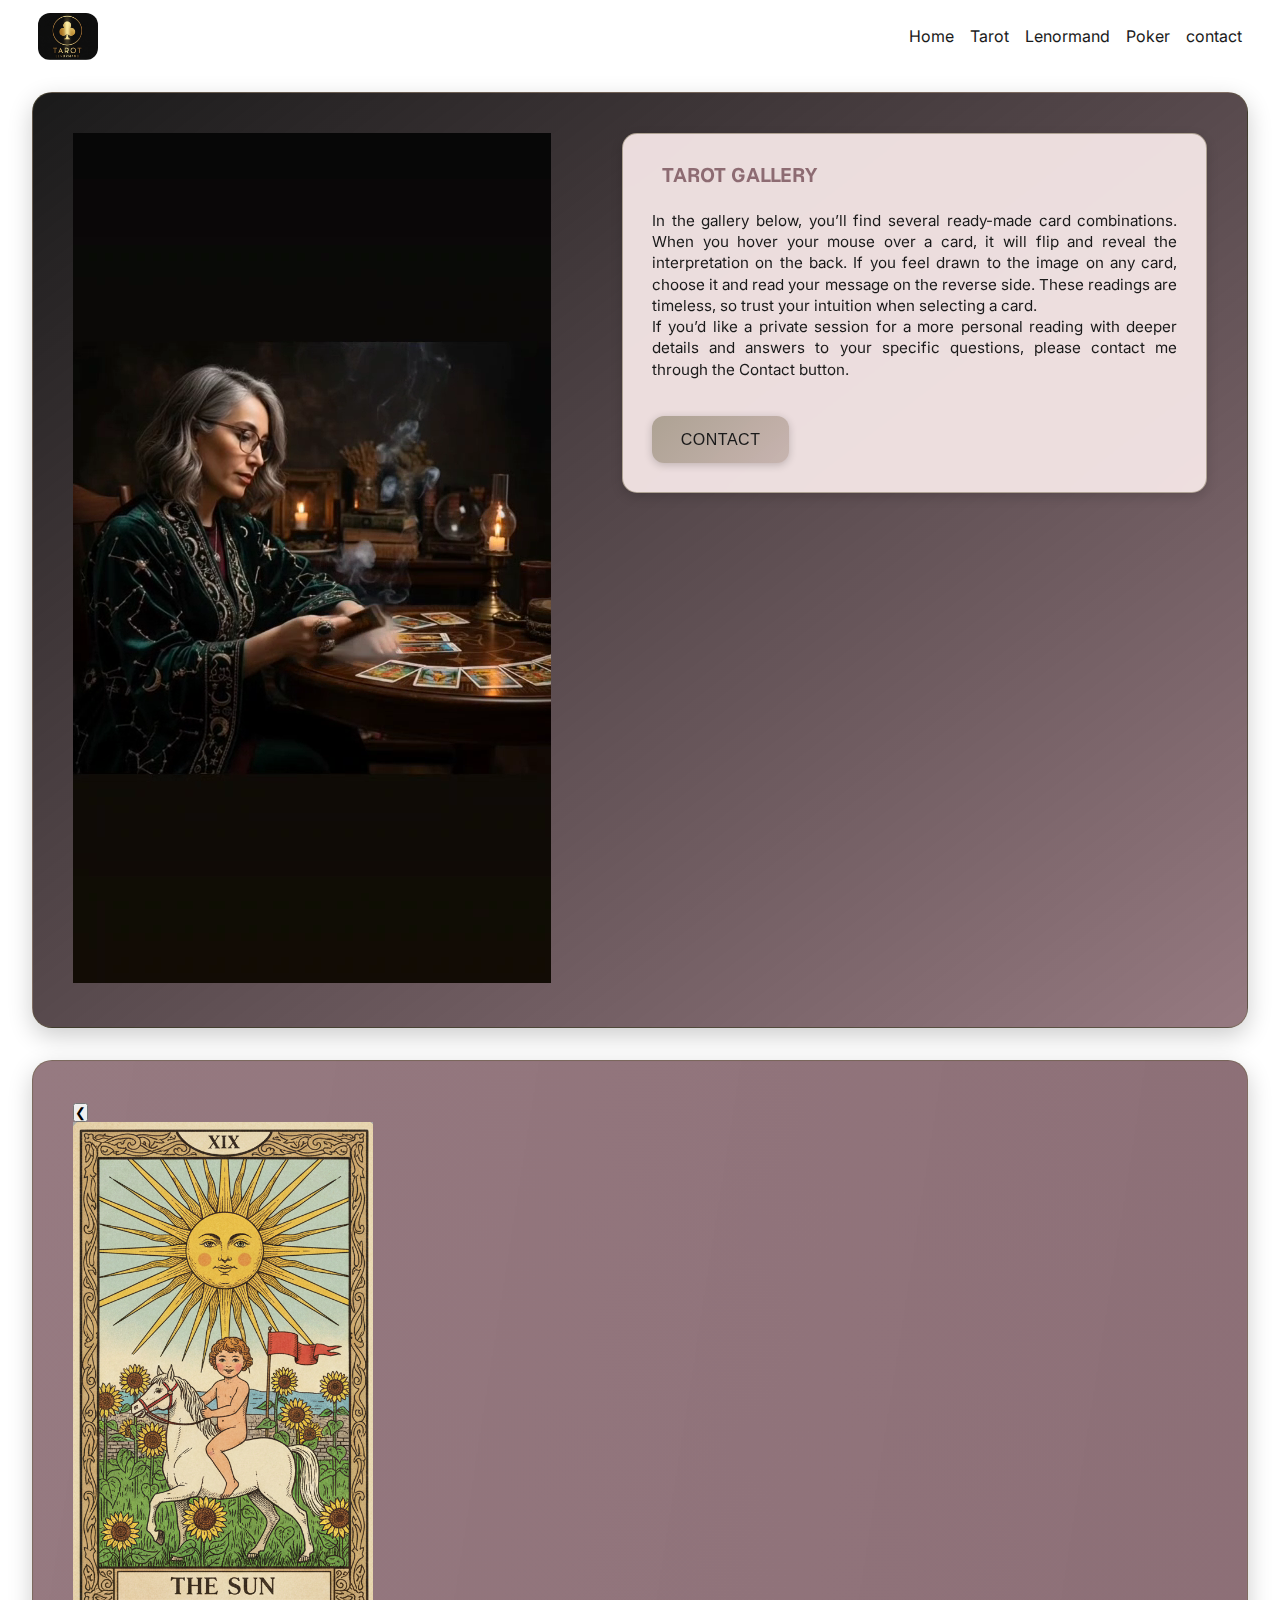
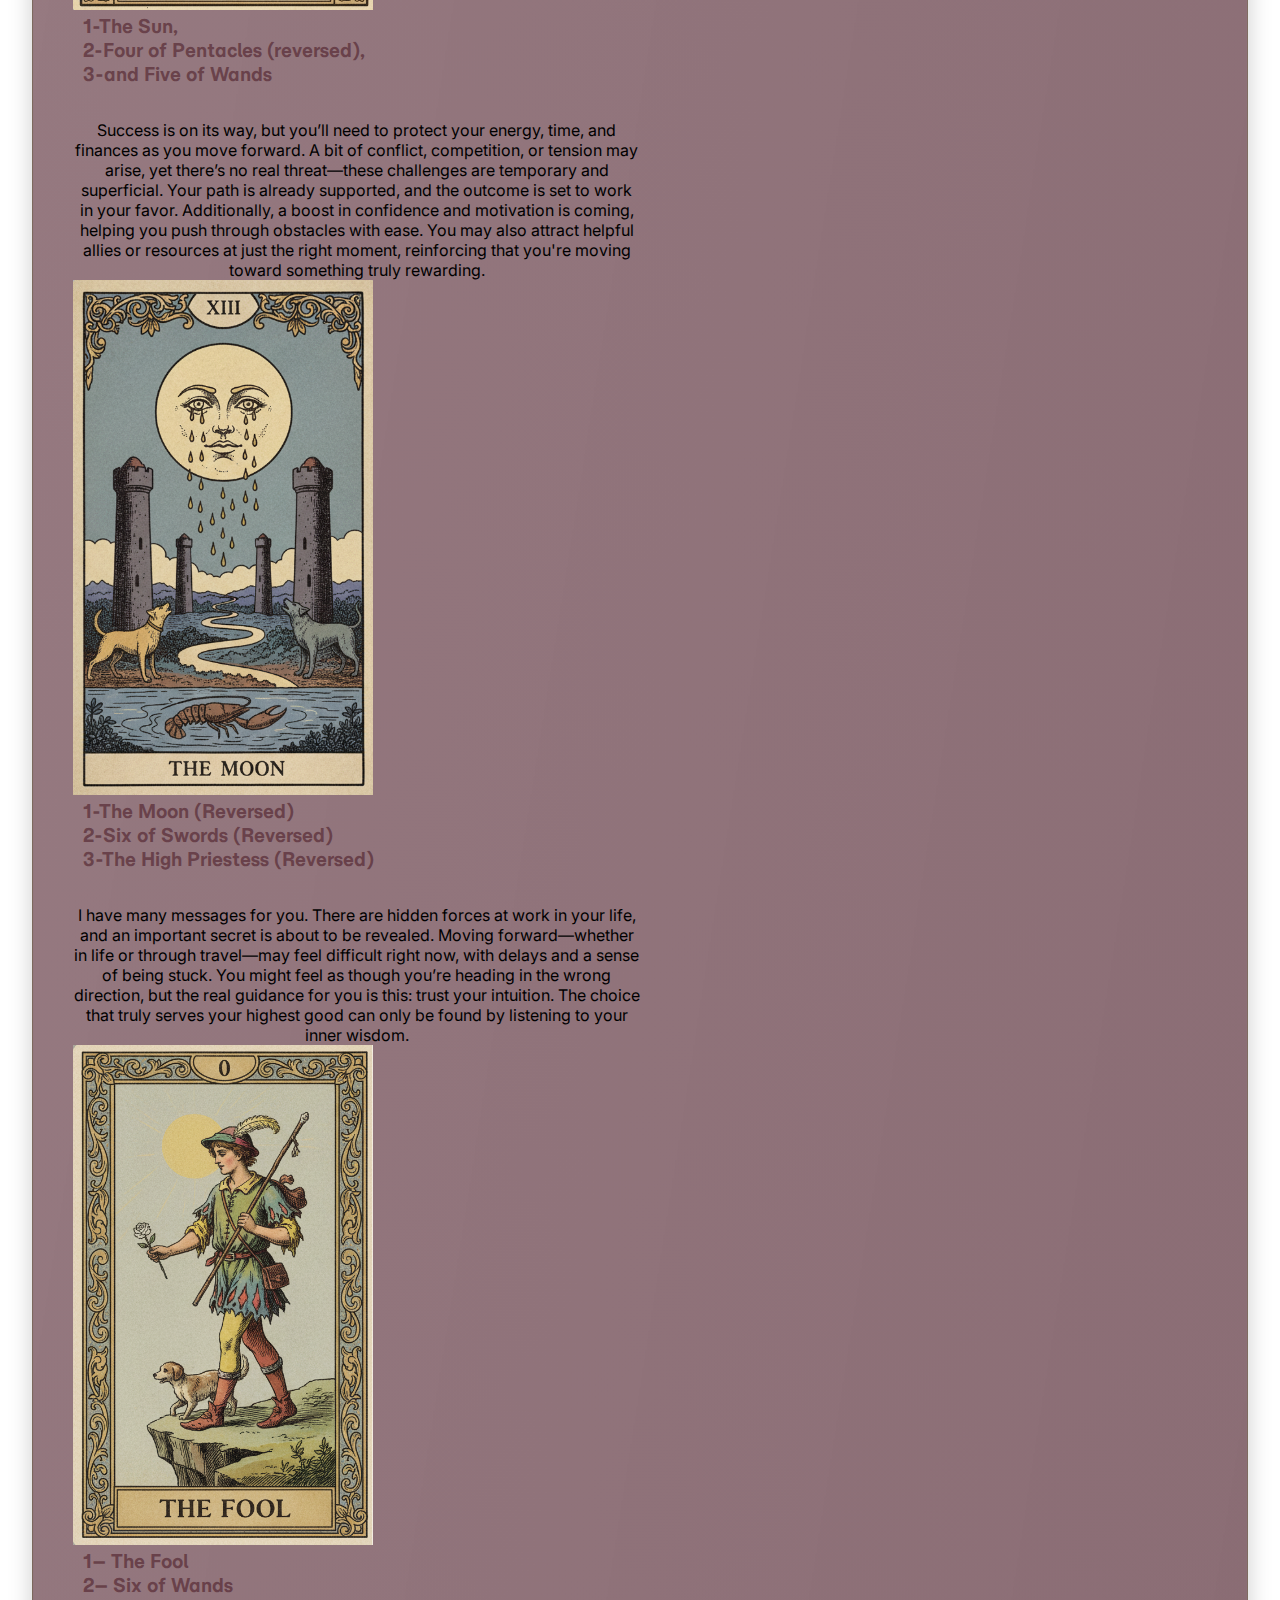
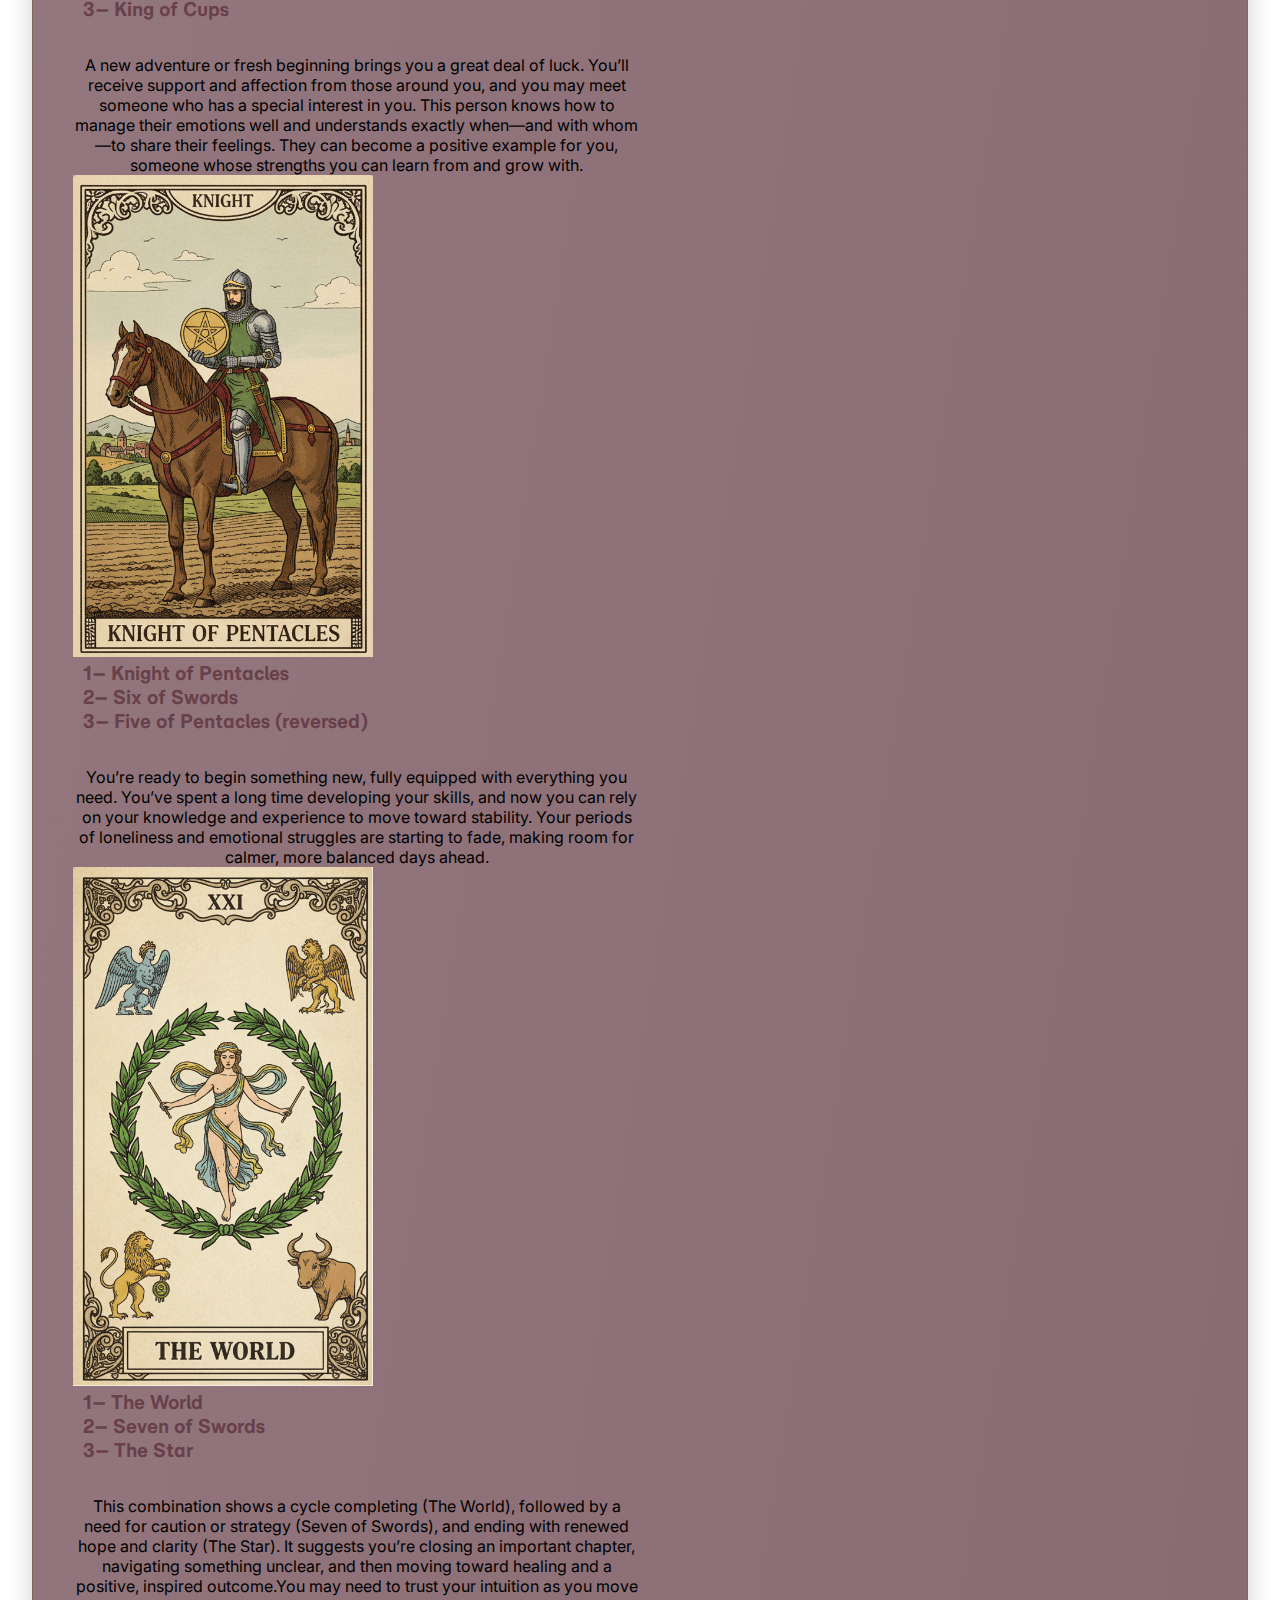
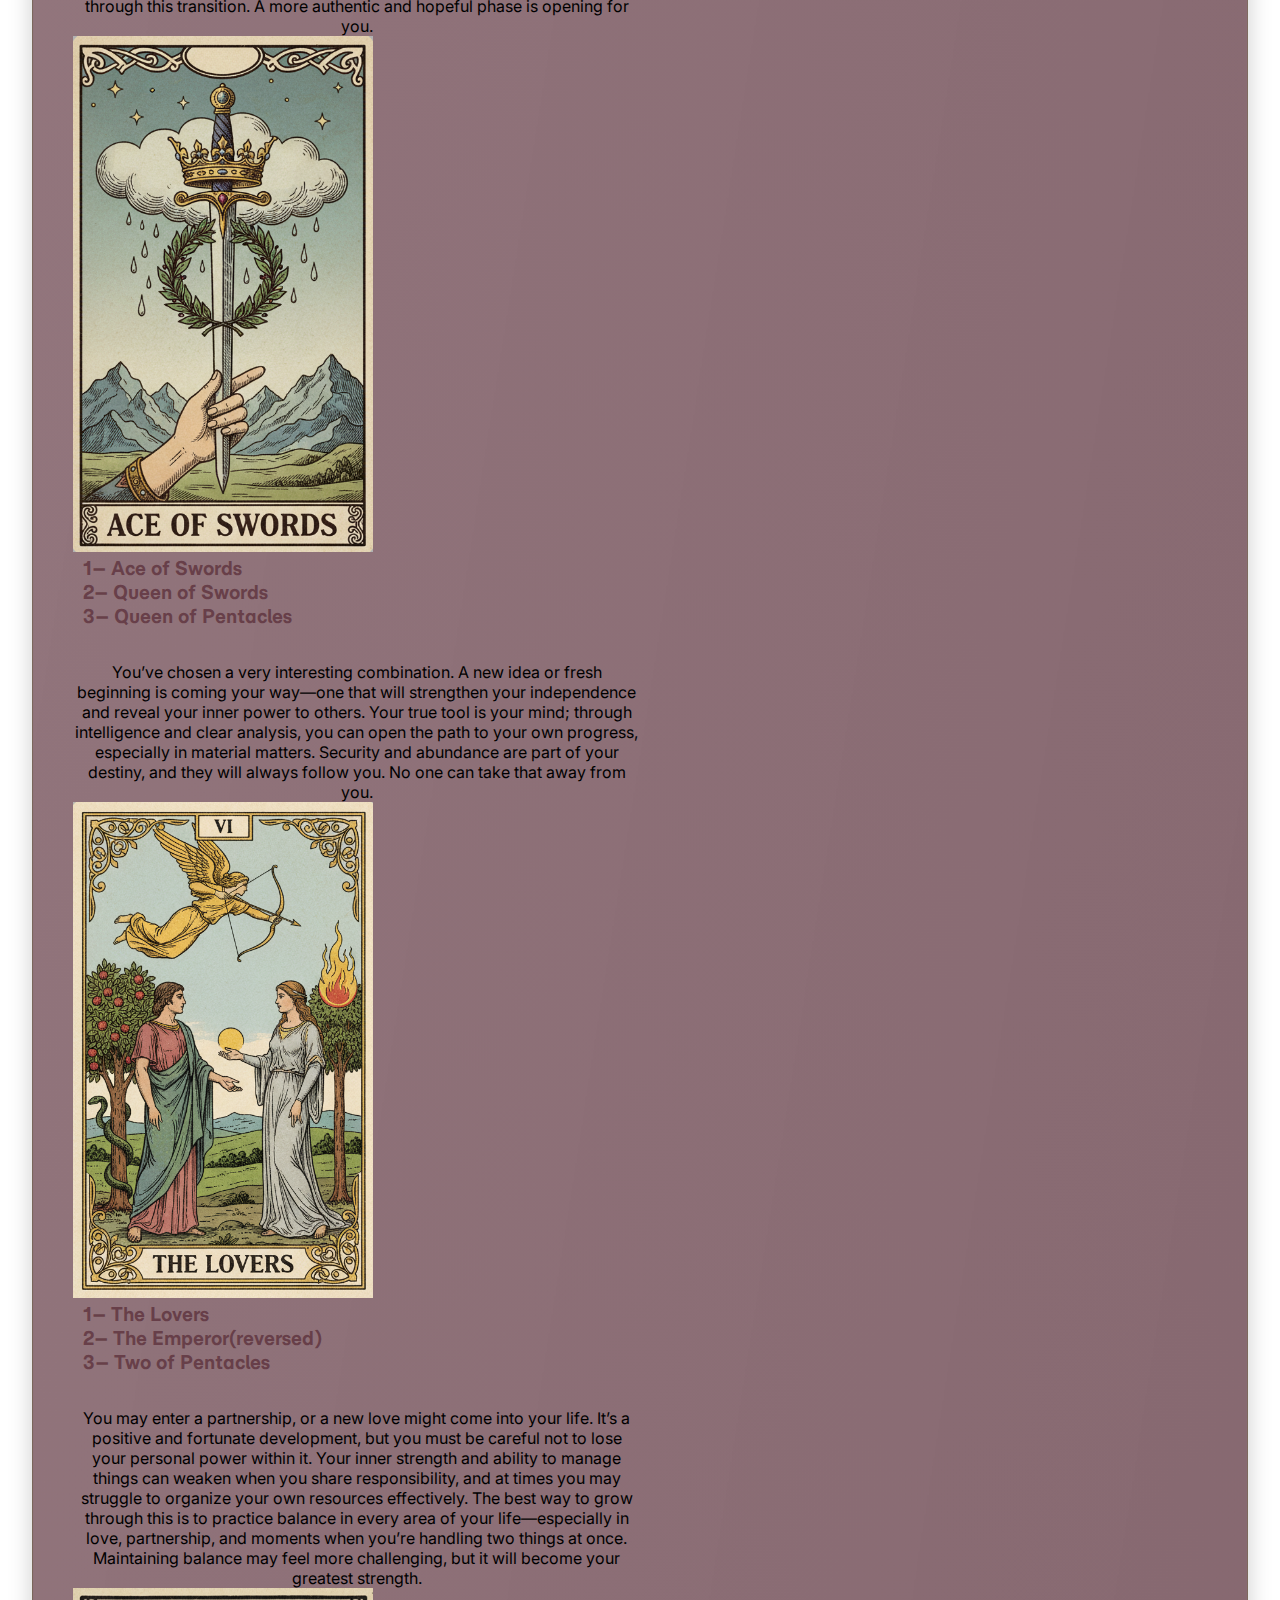
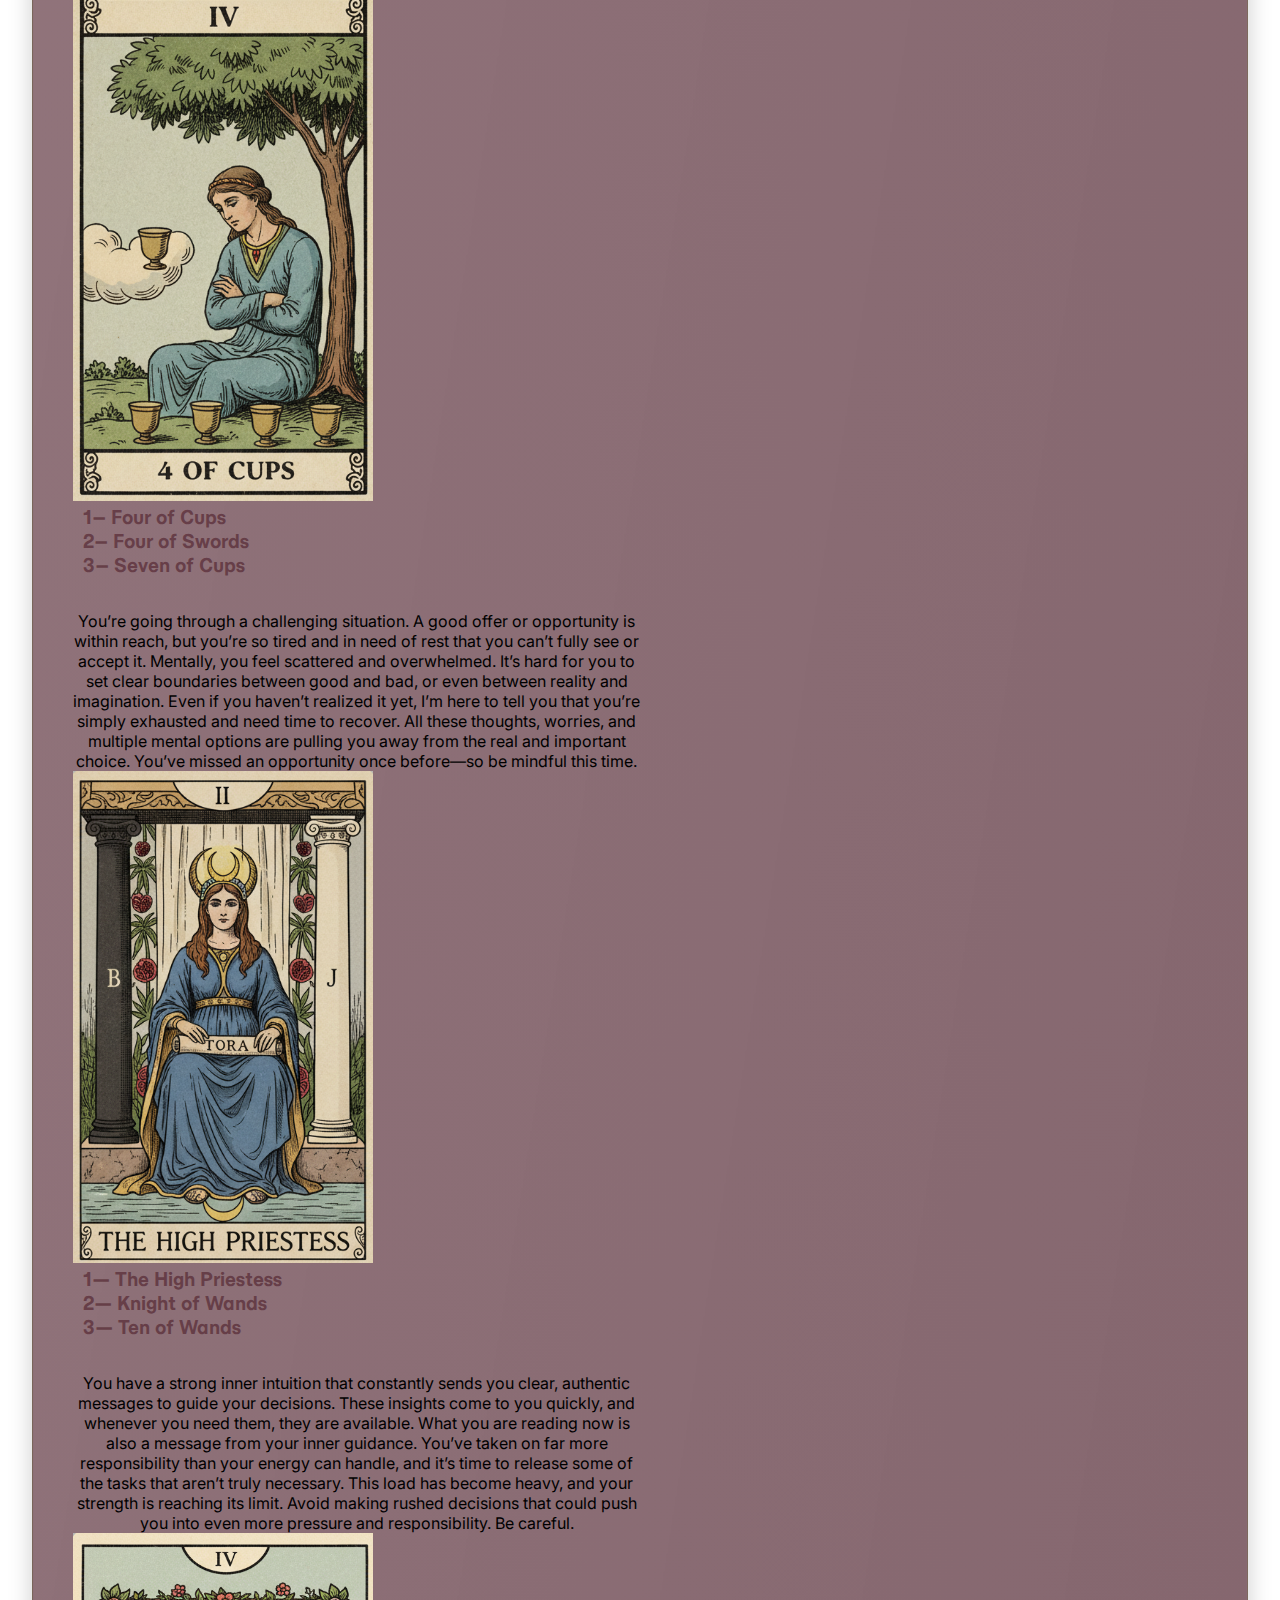
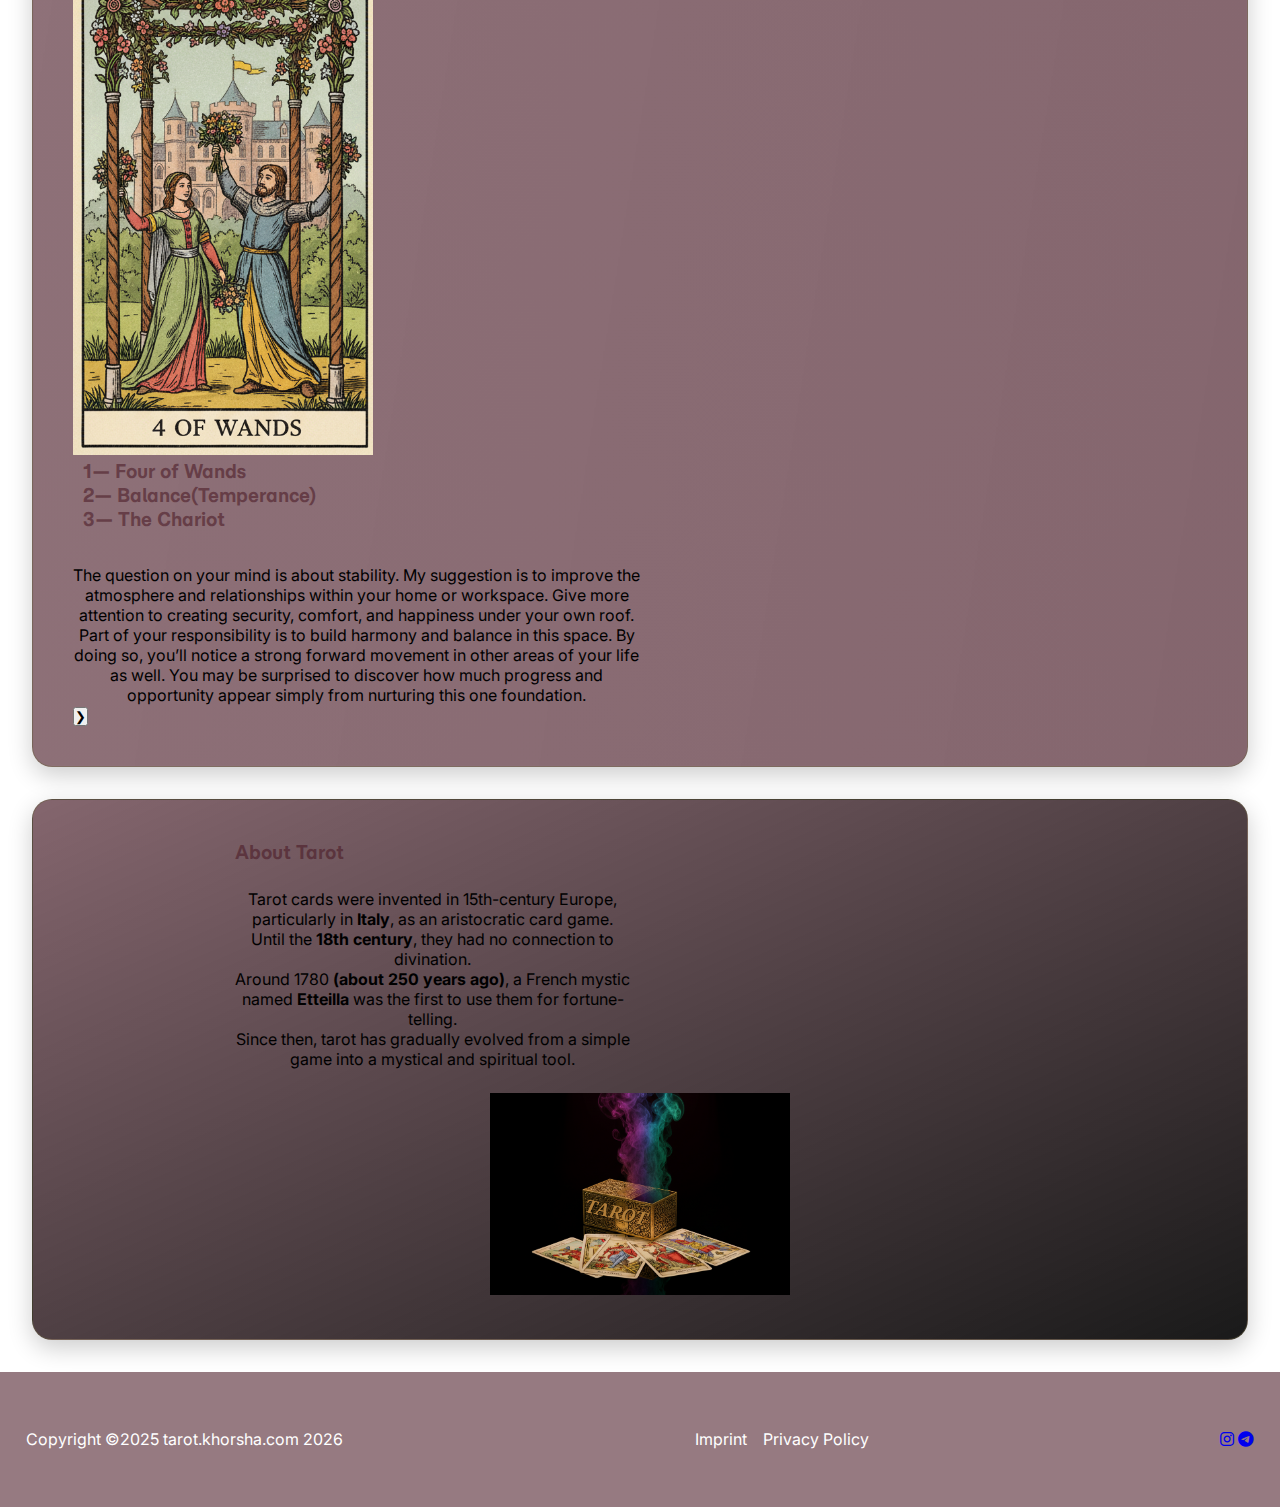
<file: seiten/indexT.html>
<!DOCTYPE html>
<html lang="En">
    <head>
         <meta charset="UTF-8">
         <link rel="stylesheet" href="https://cdnjs.cloudflare.com/ajax/libs/font-awesome/6.5.0/css/all.min.css">

    <meta name="viewport" content="width=device-width, initial-scale=1.0">
    <!--    Einbinden von Google Font Schriftarten hier:-->
    <link href="https://fonts.googleapis.com/css2?family=Inter:ital,opsz,wght@0,14..32,100..900;1,14..32,100..900&family=Momo+Trust+Sans:wght@200..800&display=swap"
          rel="stylesheet">
    <!--    Stylesheet mit HTML verbinden-->
    <link rel="stylesheet" href="/style.css">
    <title>Tarot</title>
    </head>
<body>
<header>
    <nav class="main-navbar">
        <img id="logo" src="../bilder/t.logo.jpg" alt="logo"/>
        <ul>
            <li><a href="/index.html">Home</a></li>
            <li><a href="/seiten/indexT.html">Tarot</a></li>
            <li><a href="/seiten/indexL.html">Lenormand</a></li>
            <li><a href="/seiten/indexP.html">Poker</a></li>
            <li><a href="/seiten/kontakt.html">contact</a></li>
        </ul>
    </nav>

 <section class="switch-bg-color section-grid">
        <div class="section-media">
    <video class="small-video" autoplay muted loop playsinline preload="auto">
        <source src="../video/ta.video.mp4" type="video/mp4">
    </video>
</div>

        <div class="section-content">
            <h3>TAROT GALLERY</h3>
            <div class="content-text">
                <p>In the gallery below, you’ll find several ready-made card combinations. When you hover your mouse over a card, it will flip and reveal the interpretation on the back. If you feel drawn to the image on any card, choose it and read your message on the reverse side.

                These readings are timeless, so trust your intuition when selecting a card.

            <br>If you’d like a private session for a more personal reading with deeper details and answers to your specific questions, please contact me through the Contact button.</p>
            </div>
            <a href="kontakt.html">
            <button class="section-button">Contact</button>
            </a>
        </div>
    </section>
<section class="switch-bg-color section-grid">
  <div class="carousel-wrapper">

    <button class="btn left" id="btn-left">&#10094;</button>
    <div class="carousel" id="carousel">

      <!-- Karte 1 -->
      <div class="card">
        <div class="card-inner">
          <div class="card-front">
            <img src="/bilder/T1.png" alt="Sun">
          </div>
          <div class="card-back">
            <h3>1-The Sun, <br>2-Four of Pentacles (reversed), <br>3-and Five of Wands</h3>
            <p>Success is on its way, but you’ll need to protect your energy, time, and finances as you move forward. A bit of conflict, competition, or tension may arise, yet there’s no real threat—these challenges are temporary and superficial. Your path is already supported, and the outcome is set to work in your favor.
            Additionally, a boost in confidence and motivation is coming, helping you push through obstacles with ease. You may also attract helpful allies or resources at just the right moment, reinforcing that you're moving toward something truly rewarding.</p>
          </div>
        </div>
      </div>

      <!-- Karte 2 -->
      <div class="card">
        <div class="card-inner">
          <div class="card-front">
            <img src="/bilder/T2.png" alt="Moon">
          </div>
          <div class="card-back">
            <h3>1-The Moon (Reversed) <br> 2-Six of Swords (Reversed) <br>3-The High Priestess (Reversed)</h3>
            <p>I have many messages for you. There are hidden forces at work in your life, and an important secret is about to be revealed. Moving forward—whether in life or through travel—may feel difficult right now, with delays and a sense of being stuck. You might feel as though you’re heading in the wrong direction, but the real guidance for you is this: trust your intuition. The choice that truly serves your highest good can only be found by listening to your inner wisdom.</p>
          </div>
        </div>
      </div>

      <!-- Karte 3 -->
      <div class="card">
        <div class="card-inner">
          <div class="card-front">
            <img src="/bilder/T3.png" alt="Fool">          
        </div>
          <div class="card-back">
            <h3>1– The Fool<br>2– Six of Wands<br>3– King of Cups</h3>
            <p>A new adventure or fresh beginning brings you a great deal of luck. You’ll receive support and affection from those around you, and you may meet someone who has a special interest in you. This person knows how to manage their emotions well and understands exactly when—and with whom—to share their feelings. They can become a positive example for you, someone whose strengths you can learn from and grow with.</p>
          </div>
        </div>
      </div>

      <!-- Karte 4 -->
      <div class="card">
        <div class="card-inner">
          <div class="card-front">
            <img src="/bilder/T4.png" alt="knight">
          </div>
          <div class="card-back">
            <h3>1– Knight of Pentacles<br>2– Six of Swords<br>3– Five of Pentacles (reversed)</h3>
            <p>You’re ready to begin something new, fully equipped with everything you need. You’ve spent a long time developing your skills, and now you can rely on your knowledge and experience to move toward stability. Your periods of loneliness and emotional struggles are starting to fade, making room for calmer, more balanced days ahead.</p>
          </div>
        </div>
      </div>
            <!-- Karte 5 -->
      <div class="card">
        <div class="card-inner">
          <div class="card-front">
        <img src="/bilder/T5.png" alt="world">
          </div>
          <div class="card-back">
            <h3>1– The World<br>2– Seven of Swords<br>3– The Star</h3>
            <p>This combination shows a cycle completing (The World), followed by a need for caution or strategy (Seven of Swords), and ending with renewed hope and clarity (The Star). It suggests you’re closing an important chapter, navigating something unclear, and then moving toward healing and a positive, inspired outcome.You may need to trust your intuition as you move through this transition. A more authentic and hopeful phase is opening for you.</p>
          </div>
        </div>
      </div>
                  <!-- Karte 6 -->
      <div class="card">
        <div class="card-inner">
          <div class="card-front">
            <img src="/bilder/T6.png" alt="Ace">
          </div>
          <div class="card-back">
            <h3>1– Ace of Swords<br>2– Queen of Swords<br>3– Queen of Pentacles</h3>
            <p>You’ve chosen a very interesting combination. A new idea or fresh beginning is coming your way—one that will strengthen your independence and reveal your inner power to others. Your true tool is your mind; through intelligence and clear analysis, you can open the path to your own progress, especially in material matters. Security and abundance are part of your destiny, and they will always follow you. No one can take that away from you.</p>
          </div>
        </div>
      </div>

      <!-- Karte 7 -->
      <div class="card">
        <div class="card-inner">
          <div class="card-front">
        <img src="/bilder/T7.png" alt="lovers">
          </div>
          <div class="card-back">
            <h3>1– The Lovers<br>2– The Emperor(reversed)<br>3– Two of Pentacles</h3>
            <p>You may enter a partnership, or a new love might come into your life. It’s a positive and fortunate development, but you must be careful not to lose your personal power within it. Your inner strength and ability to manage things can weaken when you share responsibility, and at times you may struggle to organize your own resources effectively.

            The best way to grow through this is to practice balance in every area of your life—especially in love, partnership, and moments when you’re handling two things at once. Maintaining balance may feel more challenging, but it will become your greatest strength.</p>
          </div>
        </div>
      </div>

      <!-- Karte 8 -->
      <div class="card">
        <div class="card-inner">
          <div class="card-front">
        <img src="/bilder/T8.png" alt="lovers">
          </div>
          <div class="card-back">
            <h3>1– Four of Cups<br>2– Four of Swords<br>3– Seven of Cups</h3>
            <p>You’re going through a challenging situation. A good offer or opportunity is within reach, but you’re so tired and in need of rest that you can’t fully see or accept it. Mentally, you feel scattered and overwhelmed. It’s hard for you to set clear boundaries between good and bad, or even between reality and imagination.

          Even if you haven’t realized it yet, I’m here to tell you that you’re simply exhausted and need time to recover. All these thoughts, worries, and multiple mental options are pulling you away from the real and important choice. You’ve missed an opportunity once before—so be mindful this time.</p>
          </div>
        </div>
      </div>

      <!-- Karte 9 -->
      <div class="card">
        <div class="card-inner">
          <div class="card-front">
        <img src="/bilder/T9.png" alt="lovers">
          </div>
          <div class="card-back">
            <h3>1— The High Priestess<br>2— Knight of Wands<br>3— Ten of Wands</h3>
            <p>You have a strong inner intuition that constantly sends you clear, authentic messages to guide your decisions. These insights come to you quickly, and whenever you need them, they are available. What you are reading now is also a message from your inner guidance.

            You’ve taken on far more responsibility than your energy can handle, and it’s time to release some of the tasks that aren’t truly necessary. This load has become heavy, and your strength is reaching its limit. Avoid making rushed decisions that could push you into even more pressure and responsibility.
            Be careful.</p>
          </div>
        </div>
      </div>

    <!-- Karte 10 -->
      <div class="card">
        <div class="card-inner">
          <div class="card-front">
        <img src="/bilder/T10.png" alt="lovers">
          </div>
          <div class="card-back">
            <h3>1— Four of Wands<br>2— Balance(Temperance)<br>3— The Chariot</h3>
            <p>The question on your mind is about stability. My suggestion is to improve the atmosphere and relationships within your home or workspace. Give more attention to creating security, comfort, and happiness under your own roof. Part of your responsibility is to build harmony and balance in this space.

By doing so, you’ll notice a strong forward movement in other areas of your life as well. You may be surprised to discover how much progress and opportunity appear simply from nurturing this one foundation.</p>
          </div>
        </div>
      </div>
    

    <button class="btn right" id="btn-right">&#10095;</button>
  </div>
 </section>  
  <section class="section-grid">
    <div class="contact-wrapper">

        <div class="contact-text">
            <h3>About Tarot</h3>
             <p>Tarot cards were invented in 15th-century Europe, particularly in <b>Italy</b>, as an aristocratic card game.
              <br>Until the <b>18th century</b>, they had no connection to divination.
              <p>Around 1780 <b>(about 250 years ago)</b>, a French mystic named <b>Etteilla</b> was the first to use them for fortune-telling.</p>
              <p>Since then, tarot has gradually evolved from a simple game into a mystical and spiritual tool.</p>
              
        </div>
       
      </div>

        <div class="contact-image">
    <img class="contact-img-unique" src="../bilder/abschnit1-foto.png" alt="contact image">
        </div>
        </section>

</main>
<footer>
    <p>Copyright ©2025 tarot.khorsha.com
 <span id="current-year"></span></p>
    <nav class="footer-navbar">
        <ul>
            <li><a href="seiten/impressum.html">Imprint</a></li>
            <li><a href="/seiten/datenschutz.html">Privacy Policy</a></li>
        </ul>
    </nav>
    
    <div class="social-icons">
        <a href="https://instagram.com/YourPage" target="_blank">
            <i class="fab fa-instagram"></i>
        </a>

        <a href="https://t.me/YourTelegram" target="_blank">
            <i class="fab fa-telegram"></i>
        </a>
    </div>
</footer>
<script src="../index.js"></script>
</body>
</html>
</file>
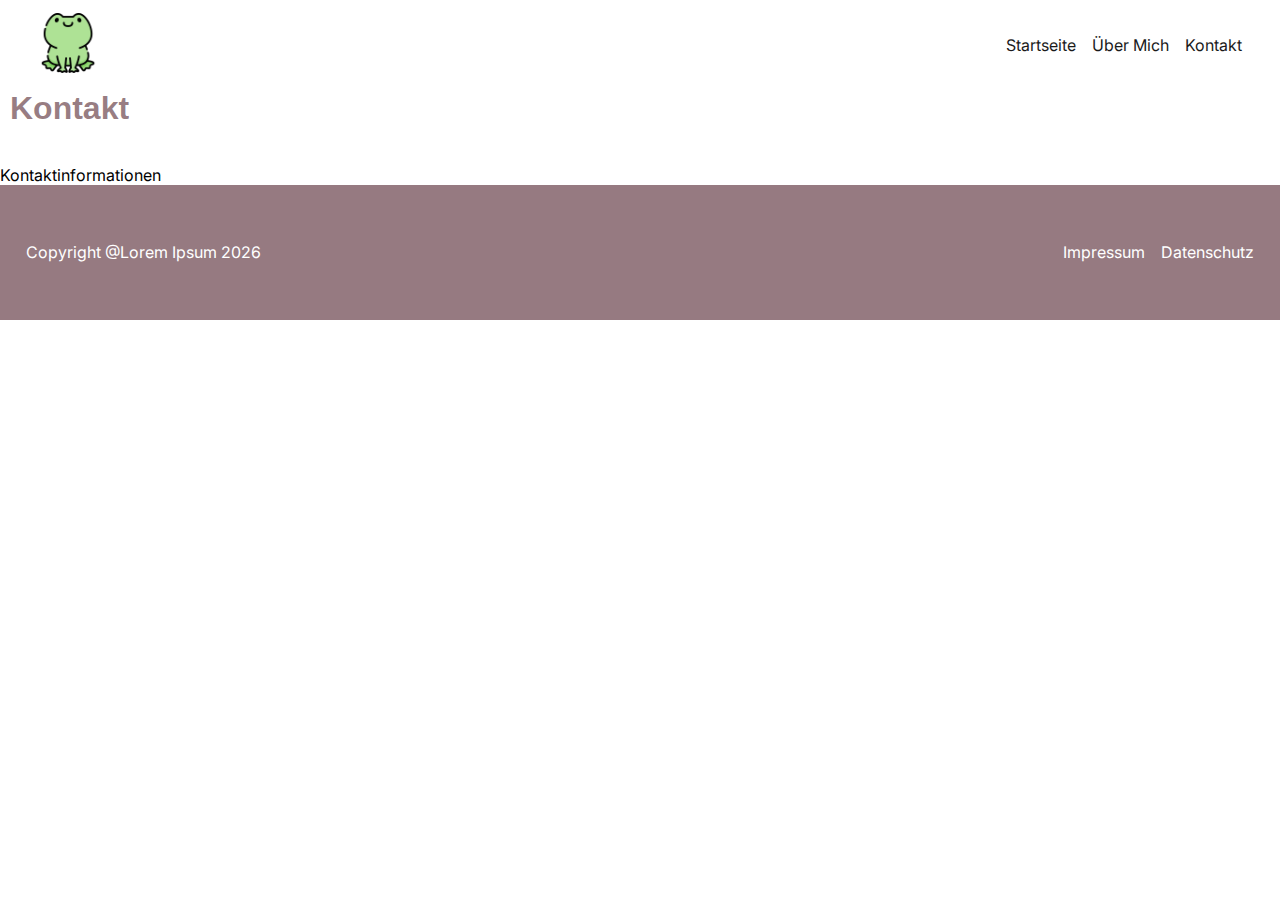
<file: seiten/kontakt.html>
<!DOCTYPE html>
<html lang="en">
<head>
    <meta charset="UTF-8">
    <meta name="viewport" content="width=device-width, initial-scale=1.0">
    <!--    Einbinden von Google Font Schriftarten hier:-->
    <link href="https://fonts.googleapis.com/css2?family=Inter:ital,opsz,wght@0,14..32,100..900;1,14..32,100..900&display=swap"
          rel="stylesheet">
    <!--    Stylesheet mit HTML verbinden-->
    <link rel="stylesheet" href="../style.css">
    <title>Kontakt</title>
</head>
<body>
<header>
    <nav class="main-navbar">
        <a href="../index.html"><img id="logo" src="../bilder/frog-logo.png" alt="frosch"/></a>
        <ul>
            <li><a href="../index.html">Startseite</a></li>
            <li><a href="../index.html#ueber-mich">Über Mich</a></li>
            <li><a href="/seiten/kontakt.html">Kontakt</a></li>
        </ul>
    </nav>
</header>
<main>
    <h1>Kontakt</h1>
    <!--Kontaktformular hier-->
    <form></form>
    <!--Google Maps Karte?-->
    <p>Kontaktinformationen</p>
</main>
<footer>
    <p>Copyright @Lorem Ipsum <span id="current-year"></span></p>
    <nav class="footer-navbar">
        <ul>
            <li><a href="./impressum.html">Impressum</a></li>
            <li><a href="#">Datenschutz</a></li>
        </ul>
    </nav>
</footer>
<script src="../index.js"></script>
</body>
</html>
</file>
<file: style.css>
/* 
   :root ist das oberste Element im Dokument.
   Hier werden sogenannte CSS-Variablen (Custom Properties) definiert,
   die später im Code mit var(--name) wiederverwendet werden können.
*/
:root {
    /* Schriftart für Fließtext */
    --text-schriftart: Inter;

    /* Schriftart für Überschriften */
    --ueberschriften: Momo Trust Sans;

    /* New color scheme: Black, White, Gold, and Burgundy */
    --gold: #69604179;
    --gold-light: #54331f3e;
    --burgundy: #49182493;
    --burgundy-dark: #3a09169f;
    --black: #1A1A1A;
    --white: #FFFFFF;
    --off-white: #374b5081;
    --grey-light: #E5E5E5;

    /* Main colors reassignment */
    --haupt-farbe: var(--burgundy);
    --zweit-farbe: var(--gold);
    --dritt-farbe: var(--black);
    --hintergrund-farbe: var(--white);
    --schrift-farbe: var(--black);
}

/* Setzt alle Abstände und Box-Modelleinstellungen auf Standardwerte zurück */
* {
    /* Entfernt Außenabstand */
    margin: 0;

    /* Entfernt Innenabstand */
    padding: 0;

    /* Rechnet Border und Padding in die Gesamtgröße ein */
    box-sizing: border-box;
}

/* Allgemeines Styling für den Seiteninhalt */
body {
    /* Verwendet die definierte Schriftart aus den Variablen */
    font-family: var(--text-schriftart), sans-serif;

    /* Normale Schriftstärke */
    font-weight: normal;

    /* Setzt die Hintergrundfarbe mithilfe der Variable */
    background-color: var(--hintergrund-farbe);
}

/* Gemeinsames Styling für alle Überschriften (h1–h6) */
h1, h2, h3, h4, h5, h6 {
    /* Verwendet spezielle Überschriftenschriftart */
    font-family: var(--ueberschriften), sans-serif;

    /* Textfarbe der Überschriften */
    color: var(--haupt-farbe);

    /* Abstand nach unten, damit Überschrift nicht zu dicht am Text klebt */
    margin-bottom: 3%;

    /* Leichter Abstand von der linken Seite */
    margin-left: 10px;
}

/* Haupt-Navigationsleiste am oberen Rand der Seite */
.main-navbar {
    /* Nutzt Flexbox, um Elemente nebeneinander anzuordnen */
    display: flex;

    /* Platzierung: Abstand zwischen linkem und rechtem Bereich (z. B. Logo und Menü) */
    justify-content: space-between;

    /* Außenabstand rundherum */
    margin: 1%;

    /* Innenabstände links und rechts */
    padding-left: 2%;
    padding-right: 2%;
}

/* Styling für die ungeordnete Liste im Navigationsbereich */
.main-navbar ul {
    /* Elemente nebeneinander anordnen */
    display: flex;

    /* Abstand zwischen den Menüelementen */
    gap: 1rem;

    /* Gleiche Abstände zwischen Elementen */
    justify-content: space-between;

    /* Vertikal zentrieren */
    align-items: center;

    /* Keine Punkte oder Striche bei der Liste */
    list-style: none;

    /* Erlaubt Umbruch, wenn nicht genug Platz ist */
    flex-wrap: wrap;
}

/* Allgemeines Styling für Links */
a {
    /* Entfernt die Standard-Unterstreichung */
    text-decoration: none;
}

/* Links in der Hauptnavigation */
.main-navbar a {
    /* Schriftfarbe entsprechend der Variable */
    color: var(--schrift-farbe);
}

/* Hover-Zustand für Navigationslinks */
.main-navbar a:hover {
    /* Fügt eine farbige Unterstreichung beim Darüberfahren hinzu */
    text-decoration: underline var(--zweit-farbe) 2px;
}

/* Logo in der Navigation */
#logo {
    /* Maximale Breite des Logos */
    max-width: 60px;
    /* Leicht abgerundete Ecken für das Logo */
    border-radius: 12px;
    /* Sanfter Übergang für Hover-Effekte */
    transition: transform 0.3s ease;
}

/* Großer Banner-Bereich mit Hintergrundbild */
.banner {
    /* کاهش ارتفاع بنر */
    min-height: 300px;
    max-height: 50vh; /* حداکثر 50% ارتفاع صفحه */

    /* Entfernen des Hintergrundbildes und Vorbereitung für Video-Hintergrund */
    background: none;

    /* Container positioniert das Video absolut innerhalb seiner Grenzen */
    position: relative;
    overflow: hidden;

    /* Inhalt (H1) zentrieren über dem Video */
    display: flex;
    justify-content: center;
    align-items: center;
}

/* Banner video: füllt den Banner komplett, object-fit sorgt für korrektes Zuschneiden */
.banner video#banner-video {
    position: absolute;
    top: 0;
    left: 0;
    width: 100%;
    height: 100%;
    object-fit: cover;
    z-index: 0;
}

/* Überschrift über dem Video sichtbar halten */
.banner h1 {
    position: relative;
    z-index: 1;
    color: white;
    text-align: center;
}

/* About section layout: video + boxed text side-by-side */
.about-grid {
    display: flex;
    gap: 1.5rem;
    align-items: flex-start;
    margin-top: 1rem;
}

.about-media,
.about-transcript {
    flex: 1 1 0;
    min-width: 0;
}

.about-media video {
    width: 100%;
    height: 360px; /* reduced height */
    object-fit: cover;
    display: block;
    border-radius: 6px;
    background: #000;
}

.about-transcript {
    background: #fff;
    border: 1px solid rgba(0,0,0,0.08);
    padding: 0.9rem 0;  /* remove horizontal padding */
    border-radius: 6px;
    box-shadow: 0 2px 6px rgba(0,0,0,0.04);
    height: 360px;
    overflow: hidden;
    display: flex;
    flex-direction: column;
    justify-content: center;
    width: 100%;
}

.about-transcript h2 {
    margin-top: 0;
    margin-bottom: 0.5rem;
}

@media screen and (max-width: 800px) {
    .about-grid {
        flex-direction: column;
    }

    .about-media video,
    .about-transcript {
        height: auto;
        max-height: none;
    }
}

/* Make transcript text fit the box: slightly smaller font and tighter line-height */
.about-transcript .transcript-text {
    direction: ltr;
    text-align: left;
    font-size: clamp(0.82rem, 1.4vw, 0.94rem);
    line-height: 1.4;
    padding: 0 1rem;
    width: 100%;
}

.about-transcript .transcript-text p {
    margin: 0 0 0.6rem 0;
    max-width: 100% !important;
    width: 100%;
    text-align: left !important;
}

/* Allgemeines Styling für Inhaltsbereiche (Sections) */
section {
    /* Außenabstand um die Section herum */
    margin: 2%;

    /* Innenabstand im Bereich */
    padding: 3%;

    /* Flexbox zur Anordnung der Inhalte */
    display: flex;

    /* Zentriert horizontal und vertikal */
    justify-content: center;
    align-items: center;

    /* Abstand zwischen den Elementen */
    gap: 2rem;

    /* Inhalte umbrechen, wenn kein Platz mehr ist */
    flex-wrap: wrap;
}

/* Absatztexte in Sections */
section p {
    /* Maximale Breite von 50% – damit der Text nicht zu breit ist */
    max-width: 50%;

    /* Text wird zentriert dargestellt */
    text-align: center;
}

/* Variante einer Section mit anderer Hintergrundfarbe */
.switch-bg-color {
    /* Nutzt die zweite Akzentfarbe als Hintergrund */
    background-color: var(--zweit-farbe);

    /* Entfernt den Außenabstand */
    margin: 0;
}

/* New section grid layout similar to about-grid */
.section-grid {
    display: flex;
    gap: 1.5rem;
    align-items: flex-start;
    margin: 2rem;
    flex-direction: row;
    padding: 2.5rem;
    background: linear-gradient(to bottom right, var(--black), var(--burgundy-dark));
    border-radius: 20px;
    box-shadow: 0 8px 24px rgba(0,0,0,0.2);
    border: 1px solid var(--gold);
}

/* Color variations for each section */
.section-grid:nth-of-type(1) {
    background: linear-gradient(to bottom right, var(--black), var(--burgundy));
}

.section-grid:nth-of-type(2) {
    background: linear-gradient(to bottom right, var(--burgundy), var(--burgundy-dark));
}

.section-grid:nth-of-type(3) {
    background: linear-gradient(to bottom right, var(--burgundy-dark), var(--black));
}

.section-media,
.section-content {
    flex: 1 1 0;
    min-width: 0;
}

.section-image {
    width: 100%;
    height: 360px;
    object-fit: cover;
    display: block;
    border-radius: 15px;
    background: #f5f5f5;
    box-shadow: 0 4px 12px rgba(0,0,0,0.08);
    transition: transform 0.3s ease;
}

.section-image:hover {
    transform: scale(1.02);
}

.section-content {
    background: rgba(244, 230, 230, 0.95);
    border: 1px solid var(--gold);
    padding: 1.8rem;
    border-radius: 15px;
    box-shadow: 0 4px 12px rgba(0,0,0,0.15);
    height: 360px;
    display: flex;
    flex-direction: column;
    backdrop-filter: blur(10px);
    color: var(--black);
}

.section-content h2 {
    margin-top: 0;
    margin-bottom: 1rem;
    font-size: 1.5rem;
    color: var(--burgundy);
    border-bottom: 2px solid var(--gold);
    padding-bottom: 0.5rem;
}

.content-text {
    flex-grow: 1;
    overflow: hidden;
    display: flex;
    flex-direction: column;
    justify-content: center;
}

.content-text p {
    margin: 0 0 0.8rem 0;
    max-width: 100% !important;
    width: 100%;
    text-align: left !important;
    /* Responsive font size that adjusts to container */
    font-size: clamp(0.85rem, 1.2vw, 0.95rem);
    /* Tighter line height to fit more text */
    line-height: 1.4;
    /* Ensure text fills width */
    text-align: justify !important;
}

.section-button {
    margin-top: 1rem;
    padding: 0.9rem 1.8rem;
    background: linear-gradient(135deg, var(--gold), var(--gold-light));
    color: var(--black);
    border: none;
    border-radius: 12px;
    cursor: pointer;
    font-size: 1rem;
    font-weight: 500;
    transition: all 0.3s ease;
    box-shadow: 0 2px 8px rgba(0,0,0,0.2);
    text-transform: uppercase;
    letter-spacing: 0.5px;
}

.section-button:hover {
    transform: translateY(-2px);
    box-shadow: 0 4px 12px rgba(0,0,0,0.3);
    background: linear-gradient(135deg, var(--gold-light), var(--gold));
}

@media screen and (max-width: 800px) {
    .section-grid {
        flex-direction: column;
        margin: 1rem;
        padding: 1.5rem;
    }

    .section-media,
    .section-content {
        height: auto;
        width: 100%;
    }
    
    .section-content {
        min-height: 300px;
    }

    .section-image {
        height: 280px;
        margin-bottom: 1rem;
    }
}

/* Klasse für eine vertikale (Spalten-)Anordnung mit Flexbox */
.flex-column {
    /* Richtet die Flex-Elemente von oben nach unten aus */
    flex-direction: column;

    /* Zentriert horizontal und vertikal */
    justify-content: center;
    align-items: center;

    /* Kein Abstand zwischen den Elementen */
    gap: 0;
}

/* Allgemeines Styling für Bilder */
img {
    /* Bilder dürfen maximal 300 px breit sein */
    max-width: 300px;
}

/* Fußzeile der Seite */
footer {
    /* Hintergrundfarbe in Hauptfarbe */
    background-color: var(--haupt-farbe);

    /* Innenabstand */
    padding: 2%;

    /* Flexbox für horizontale Anordnung */
    display: flex;

    /* Platz zwischen Text und Navigation */
    justify-content: space-between;

    /* Vertikale Zentrierung */
    align-items: center;

    /* Textfarbe weiß */
    color: white;

    /* Mindesthöhe der Fußzeile */
    min-height: 15vh;
}

/* Navigation im Footer */
.footer-navbar ul {
    /* Elemente nebeneinander anzeigen */
    display: flex;

    /* Abstand zwischen den Links */
    gap: 1rem;

    /* Entfernt die Aufzählungszeichen */
    list-style: none;
}

/* Footer-Links */
.footer-navbar a {
    /* Weiße Schriftfarbe */
    color: white;
}

/* Hover-Effekt für Footer-Links */
.footer-navbar a:hover {
    /* Unterstreichung mit Akzentfarbe */
    text-decoration: underline var(--zweit-farbe) 3px;
}

/* Media Query: Regeln für kleine Bildschirme (max. 500px) */
@media screen and (max-width: 500px) {

    /* Paragraphen dürfen auf kleinen Bildschirmen fast die ganze Breite nutzen */
    section p {
        max-width: 98%;
    }

    /* Zusätzliche Abstände zwischen den Sections auf kleinen Geräten */
    section {
        margin-top: 2rem;
        margin-bottom: 2rem;
    }

    /* Anpassung des Bereichs mit anderer Hintergrundfarbe */
    .switch-bg-color {
        /* Etwas mehr Innenabstand für kleinere Geräte */
        padding: 2rem;
    }

    /* Footer-Layout wird auf kleinen Geräten untereinander angezeigt */
    footer {
        /* Elemente untereinander statt nebeneinander */
        flex-direction: column-reverse;

        /* Zentriert alle Inhalte */
        justify-content: center;

        /* Fügt Abstand zwischen den Elementen hinzu */
        gap: 1rem;
    }
}

/* Minimal styling for the transcript text: left-aligned English */
.transcript-text {
    direction: ltr;
    text-align: left;
    font-size: 0.95rem;
    line-height: 1.6;
    padding: 0.5rem;
}

.about-transcript[hidden] {
    display: none;
}
</file>
